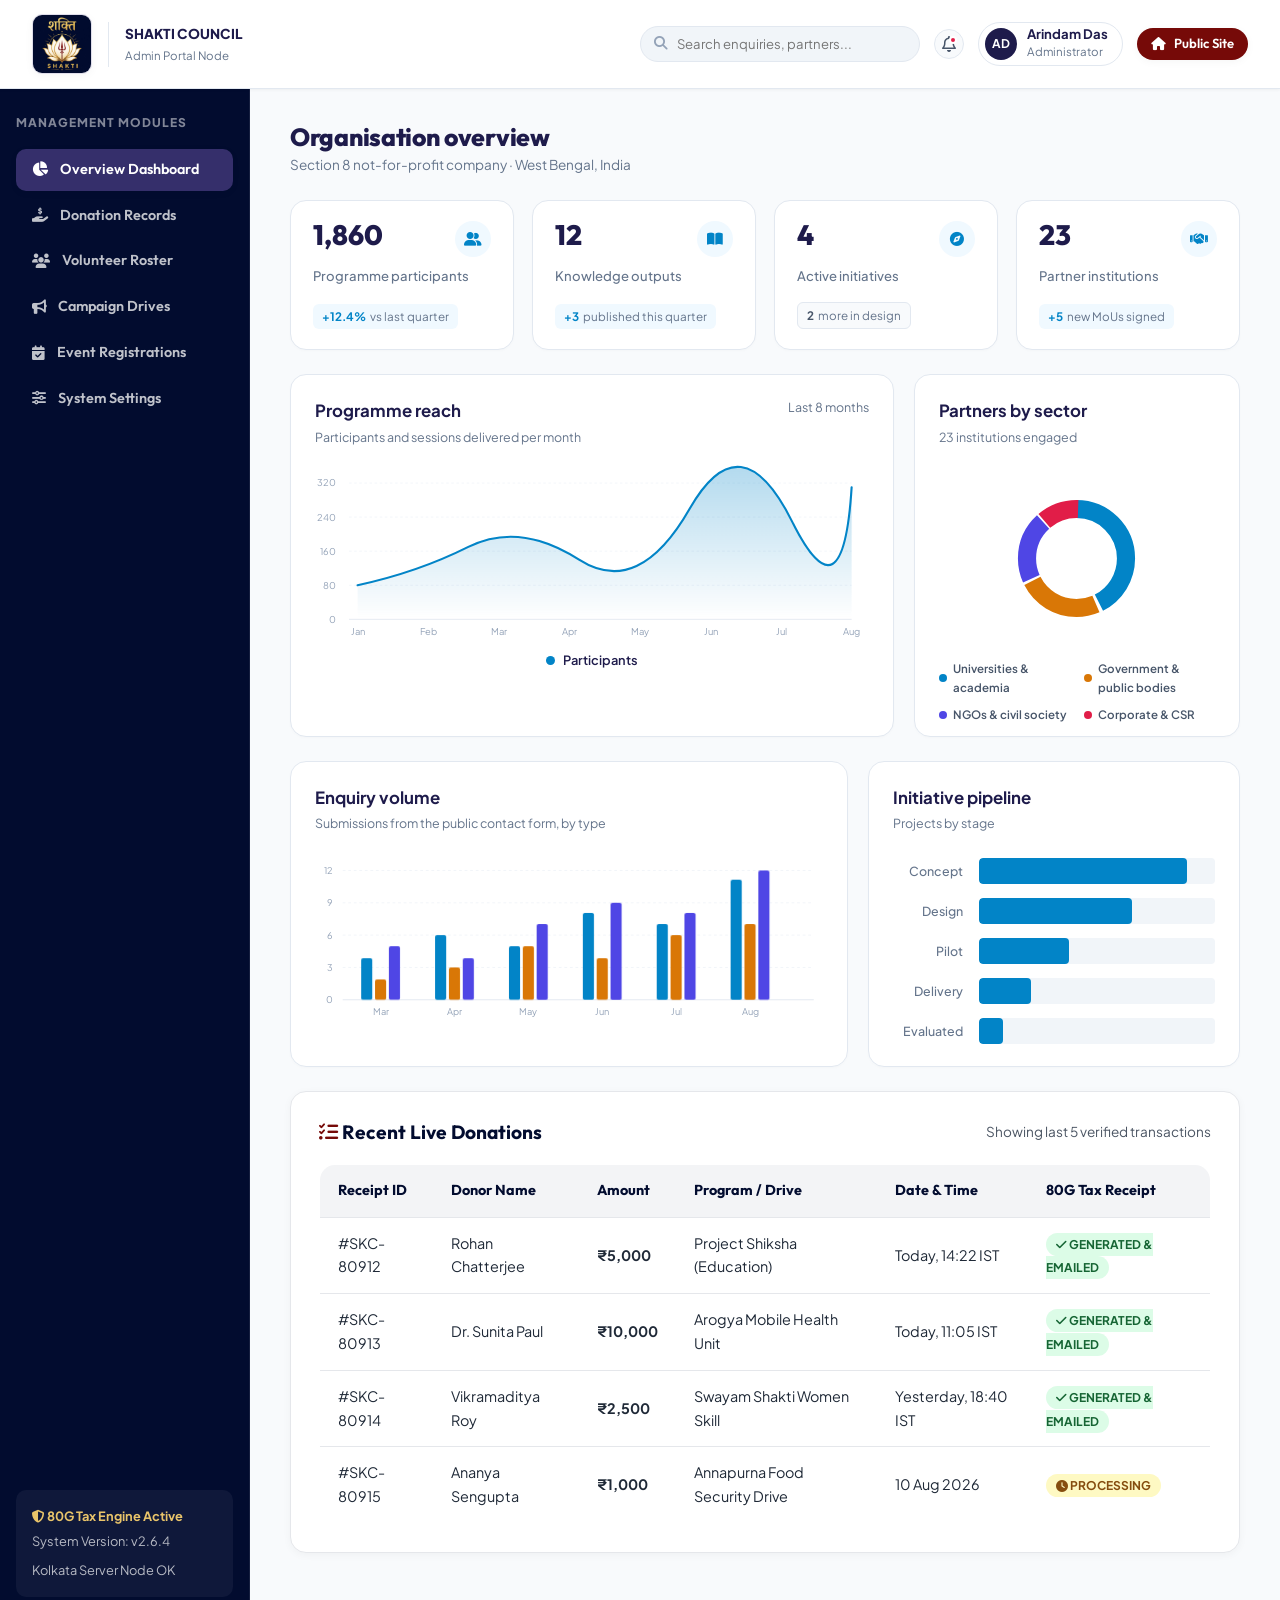
<file: admin.html>
<!DOCTYPE html>
<html lang="en">

<head>
  <meta charset="UTF-8">
  <meta name="viewport" content="width=device-width, initial-scale=1.0">
  <title>Admin Portal | SHAKTI COUNCIL Kolkata</title>
  <meta name="description"
    content="Management & telemetry admin portal for Shakti Council NGO Kolkata. Manage donations, volunteers, and ground campaigns.">

  <!-- Favicon -->
  <link rel="icon" type="image/png" href="logo.png">
  <link rel="alternate icon" href="logo.png" type="image/x-icon">
  <link rel="apple-touch-icon" href="logo.png">

  <link rel="preconnect" href="https://fonts.googleapis.com">
  <link rel="preconnect" href="https://fonts.gstatic.com" crossorigin>
  <link
    href="https://fonts.googleapis.com/css2?family=Outfit:wght@400;500;600;700;800&family=Plus+Jakarta+Sans:wght@400;500;600;700&display=swap"
    rel="stylesheet">

  <!-- FontAwesome Icons -->
  <link rel="stylesheet" href="https://cdnjs.cloudflare.com/ajax/libs/font-awesome/6.4.0/css/all.min.css">

  <!-- Custom Stylesheet -->
  <link rel="stylesheet" href="css/style.css">

  <style>
    /* Dedicated Standalone Admin Page Layout */
    body.admin-body {
      background-color: #f8fafc;
      min-height: 100vh;
      display: flex;
      flex-direction: column;
      font-family: 'Plus Jakarta Sans', sans-serif;
    }

    .admin-page-header {
      background-color: #ffffff;
      color: #0f172a;
      padding: 14px 32px;
      display: flex;
      align-items: center;
      justify-content: space-between;
      box-shadow: 0 1px 3px rgba(0, 0, 0, 0.05);
      border-bottom: 1px solid #e2e8f0;
      position: sticky;
      top: 0;
      z-index: 100;
    }

    .admin-page-wrapper {
      display: flex;
      flex-grow: 1;
      min-height: calc(100vh - 70px);
    }

    .admin-sidebar-nav-standalone {
      width: 250px;
      background-color: var(--primary-dark);
      color: var(--text-white);
      padding: 24px 16px;
      display: flex;
      flex-direction: column;
      justify-content: space-between;
      flex-shrink: 0;
      border-right: 1px solid rgba(255, 255, 255, 0.08);
    }

    .admin-standalone-content {
      flex-grow: 1;
      padding: 32px 40px;
      background-color: #f8fafc;
      overflow-y: auto;
    }

    .admin-nav-btn {
      padding: 9px 16px;
      border-radius: var(--radius-sm);
      color: rgba(255, 255, 255, 0.75);
      font-family: var(--font-heading);
      font-weight: 600;
      font-size: 0.9rem;
      display: flex;
      align-items: center;
      gap: 12px;
      cursor: pointer;
      transition: all 0.2s ease;
      margin-bottom: 4px;
    }

    .admin-nav-btn:hover,
    .admin-nav-btn.active {
      background-color: var(--primary);
      color: var(--text-white);
      box-shadow: var(--shadow-sm);
    }

    /* SaaS Dashboard Layout Styles (Matching Reference Mockup) */
    .saas-dashboard-header {
      display: flex;
      align-items: flex-start;
      justify-content: space-between;
      margin-bottom: 24px;
      flex-wrap: wrap;
      gap: 16px;
    }

    .saas-title-group h1 {
      font-size: 1.55rem;
      font-weight: 800;
      color: #1e1b4b;
      margin-bottom: 2px;
      letter-spacing: -0.3px;
    }

    .saas-title-group p {
      font-size: 0.85rem;
      color: #64748b;
    }

    .saas-header-actions {
      display: flex;
      align-items: center;
      gap: 14px;
    }

    .saas-search-input-wrap {
      position: relative;
      width: 280px;
    }

    .saas-search-input-wrap i {
      position: absolute;
      left: 14px;
      top: 50%;
      transform: translateY(-50%);
      color: #94a3b8;
      font-size: 0.85rem;
    }

    .saas-search-input {
      width: 100%;
      padding: 6px 16px 6px 36px;
      background-color: #f1f5f9;
      border: 1px solid #e2e8f0;
      border-radius: var(--radius-full);
      font-size: 0.82rem;
      color: #334155;
      transition: all 0.2s ease;
    }

    .saas-search-input:focus {
      background-color: #ffffff;
      border-color: #0284c7;
      box-shadow: 0 0 0 3px rgba(2, 132, 199, 0.12);
    }

    .saas-icon-btn {
      width: 30px;
      height: 30px;
      border-radius: 50%;
      background-color: #f8fafc;
      border: 1px solid #e2e8f0;
      display: flex;
      align-items: center;
      justify-content: center;
      color: #475569;
      position: relative;
      cursor: pointer;
      transition: all 0.2s ease;
    }

    .saas-icon-btn:hover {
      background-color: #ffffff;
      color: #0284c7;
    }

    .saas-notif-dot {
      position: absolute;
      top: 6px;
      right: 6px;
      width: 8px;
      height: 8px;
      background-color: #e11d48;
      border-radius: 50%;
      border: 2px solid #ffffff;
    }

    .saas-user-pill {
      display: flex;
      align-items: center;
      gap: 10px;
      background-color: #ffffff;
      padding: 4px 14px 4px 6px;
      border-radius: var(--radius-full);
      border: 1px solid #e2e8f0;
    }

    .saas-avatar-circle {
      width: 32px;
      height: 32px;
      border-radius: 50%;
      background-color: #1e1b4b;
      color: #ffffff;
      font-weight: 700;
      font-size: 0.75rem;
      display: flex;
      align-items: center;
      justify-content: center;
    }

    .saas-user-name {
      font-size: 0.82rem;
      font-weight: 700;
      color: #1e1b4b;
      line-height: 1.1;
    }

    .saas-user-role {
      font-size: 0.72rem;
      color: #64748b;
    }

    /* SaaS Dashboard Metric Grid Cards */
    .saas-metrics-grid {
      display: grid;
      grid-template-columns: repeat(4, 1fr);
      gap: 18px;
      margin-bottom: 24px;
    }

    .saas-metric-card {
      background-color: #ffffff;
      border-radius: 16px;
      padding: 20px 22px;
      border: 1px solid #e2e8f0;
      box-shadow: 0 1px 3px rgba(0, 0, 0, 0.02);
      display: flex;
      flex-direction: column;
      justify-content: space-between;
      min-height: 118px;
      transition: transform 0.2s ease, box-shadow 0.2s ease;
    }

    .saas-metric-card:hover {
      transform: translateY(-2px);
      box-shadow: 0 8px 20px rgba(0, 0, 0, 0.04);
    }

    .saas-metric-top {
      display: flex;
      align-items: flex-start;
      justify-content: space-between;
      margin-bottom: 8px;
    }

    .saas-metric-val {
      font-family: var(--font-heading);
      font-size: 1.75rem;
      font-weight: 800;
      color: #1e1b4b;
      line-height: 1;
      margin-bottom: 4px;
    }

    .saas-metric-label {
      font-size: 0.82rem;
      color: #64748b;
      font-weight: 500;
    }

    .saas-metric-icon-circle {
      width: 36px;
      height: 36px;
      border-radius: 50%;
      background-color: #f0f9ff;
      color: #0284c7;
      display: flex;
      align-items: center;
      justify-content: center;
      font-size: 14px;
      flex-shrink: 0;
    }

    .saas-pill-badge {
      display: inline-flex;
      align-items: center;
      gap: 4px;
      padding: 3px 9px;
      border-radius: 6px;
      font-size: 0.73rem;
      font-weight: 700;
      background-color: #f0f9ff;
      color: #0284c7;
    }

    .saas-pill-badge.subtle {
      background-color: #f8fafc;
      color: #475569;
      border: 1px solid #e2e8f0;
    }

    /* Grid Layout for Dashboard Charts */
    .saas-charts-grid-middle {
      display: grid;
      grid-template-columns: 1.85fr 1fr;
      gap: 20px;
      margin-bottom: 24px;
    }

    .saas-charts-grid-bottom {
      display: grid;
      grid-template-columns: 1.5fr 1fr;
      gap: 20px;
      margin-bottom: 24px;
    }

    .saas-card-panel {
      background-color: #ffffff;
      border-radius: 16px;
      padding: 22px 24px;
      border: 1px solid #e2e8f0;
      box-shadow: 0 1px 3px rgba(0, 0, 0, 0.02);
    }

    .saas-panel-header {
      display: flex;
      align-items: flex-start;
      justify-content: space-between;
      margin-bottom: 18px;
    }

    .saas-panel-title {
      font-size: 1.05rem;
      font-weight: 700;
      color: #1e1b4b;
      margin-bottom: 2px;
    }

    .saas-panel-sub {
      font-size: 0.78rem;
      color: #64748b;
    }

    .saas-panel-action {
      font-size: 0.78rem;
      color: #64748b;
      cursor: pointer;
    }

    /* HIGH-PERFORMANCE SMOOTH ON-LOAD ANIMATIONS FOR CHARTS */
    .animate-line-path {
      stroke-dasharray: 800;
      stroke-dashoffset: 800;
      animation: lineDraw 1.8s cubic-bezier(0.16, 1, 0.3, 1) forwards;
    }

    @keyframes lineDraw {
      to {
        stroke-dashoffset: 0;
      }
    }

    .animate-area-fill {
      opacity: 0;
      animation: areaFadeIn 1.2s ease-out 0.4s forwards;
    }

    @keyframes areaFadeIn {
      0% {
        opacity: 0;
        transform: translateY(8px);
      }
      100% {
        opacity: 1;
        transform: translateY(0);
      }
    }

    /* Donut Pie Chart Spin & Arc Segment Growth */
    .animate-donut-svg {
      transform-origin: center;
      animation: donutPopSpin 1.4s cubic-bezier(0.16, 1, 0.3, 1) forwards;
    }

    @keyframes donutPopSpin {
      0% {
        transform: scale(0.6) rotate(-90deg);
        opacity: 0;
      }
      100% {
        transform: scale(1) rotate(0deg);
        opacity: 1;
      }
    }

    /* Grouped Vertical Bar Growth Animation */
    .animate-bar {
      transform-origin: bottom;
      animation: barGrowUp 1.2s cubic-bezier(0.16, 1, 0.3, 1) forwards;
    }

    @keyframes barGrowUp {
      0% {
        transform: scaleY(0);
        opacity: 0;
      }
      100% {
        transform: scaleY(1);
        opacity: 1;
      }
    }

    /* Horizontal Pipeline Progress Bar Animation */
    .animate-pipeline-bar {
      transform-origin: left;
      animation: barGrowRight 1.2s cubic-bezier(0.16, 1, 0.3, 1) forwards;
    }

    @keyframes barGrowRight {
      0% {
        transform: scaleX(0);
        opacity: 0;
      }
      100% {
        transform: scaleX(1);
        opacity: 1;
      }
    }

    /* TABLET & MOBILE RESPONSIVE ADAPTATIONS (992px-768px & 480px-360px) */
    @media (max-width: 992px) {
      .admin-page-header {
        padding: 12px 18px;
        flex-wrap: wrap;
        gap: 12px;
      }

      .saas-header-actions {
        width: 100%;
        justify-content: space-between;
        order: 2;
      }

      .saas-search-input-wrap {
        flex-grow: 1;
        width: auto;
      }

      .admin-page-wrapper {
        flex-direction: column;
      }

      .admin-sidebar-nav-standalone {
        width: 100%;
        padding: 10px 14px;
        flex-direction: row;
        overflow-x: auto;
        border-right: none;
        border-bottom: 1px solid #e2e8f0;
        -webkit-overflow-scrolling: touch;
      }

      .admin-sidebar-nav-standalone>div:first-child {
        display: flex;
        align-items: center;
        gap: 8px;
      }

      .admin-sidebar-nav-standalone>div:last-child {
        display: none;
      }

      .admin-nav-btn {
        margin-bottom: 0;
        white-space: nowrap;
        flex-shrink: 0;
        padding: 8px 14px;
        font-size: 0.85rem;
      }

      .admin-standalone-content {
        padding: 24px 18px;
      }

      .saas-metrics-grid {
        grid-template-columns: repeat(2, 1fr);
        gap: 14px;
      }

      .saas-charts-grid-middle,
      .saas-charts-grid-bottom {
        grid-template-columns: 1fr;
        gap: 16px;
      }
    }

    @media (max-width: 600px) {
      .saas-metrics-grid {
        grid-template-columns: 1fr;
      }

      .saas-dashboard-header {
        flex-direction: column;
        align-items: flex-start;
      }

      .saas-title-group h1 {
        font-size: 1.3rem;
      }

      .saas-metric-val {
        font-size: 1.5rem;
      }

      .saas-user-info {
        display: none;
      }

      .saas-card-panel {
        padding: 16px 14px;
      }
    }

    @media (max-width: 480px) {
      .admin-page-header {
        padding: 10px 12px;
      }

      .saas-search-input-wrap {
        width: 100%;
      }

      .saas-user-pill {
        padding: 2px 6px;
      }

      .admin-standalone-content {
        padding: 16px 10px;
      }

      .saas-pill-badge {
        font-size: 0.68rem;
      }

      .admin-table {
        font-size: 0.8rem;
      }
    }
  </style>
</head>

<body class="admin-body">

  <!-- STANDALONE ADMIN TOP HEADER BAR -->
  <header class="admin-page-header">
    <div style="display: flex; align-items: center; gap: 16px;">
      <a href="index.html" class="brand-logo" aria-label="Shakti Council Home">
        <img src="logo.png" alt="Shakti Council" class="brand-img" style="height: 60px; width: 60px;">
      </a>
      <div style="height: 45px; width: 1px; background-color: #e2e8f0;"></div>
      <div>
        <div style="font-size: 0.85rem; font-weight: 800; color: #1e1b4b;">SHAKTI COUNCIL</div>
        <div style="font-size: 0.72rem; color: #64748b;">Admin Portal Node</div>
      </div>
    </div>

    <!-- RIGHT ACTION BAR WITH SEARCH, NOTIFICATIONS, USER PILL AND BACK BUTTON -->
    <div class="saas-header-actions">
      <div class="saas-search-input-wrap">
        <i class="fa-solid fa-magnifying-glass"></i>
        <input type="text" class="saas-search-input" placeholder="Search enquiries, partners...">
      </div>

      <button class="saas-icon-btn" aria-label="Notifications">
        <i class="fa-regular fa-bell"></i>
        <span class="saas-notif-dot"></span>
      </button>

      <div class="saas-user-pill">
        <div class="saas-avatar-circle">AD</div>
        <div>
          <div class="saas-user-name">Arindam Das</div>
          <div class="saas-user-role">Administrator</div>
        </div>
      </div>

      <a href="index.html" class="btn btn-primary btn-sm" style="padding: 5px 14px; font-size: 0.82rem;">
        <i class="fa-solid fa-house"></i> Public Site
      </a>
    </div>
  </header>

  <div class="admin-page-wrapper">
    <!-- SIDEBAR NAVIGATION -->
    <aside class="admin-sidebar-nav-standalone">
      <div>
        <div
          style="font-size: 0.75rem; font-weight: 800; color: rgba(255,255,255,0.5); letter-spacing: 1px; margin-bottom: 16px; text-transform: uppercase;">
          MANAGEMENT MODULES
        </div>

        <div class="admin-nav-btn active" data-tab="tab-overview">
          <i class="fa-solid fa-chart-pie"></i> Overview Dashboard
        </div>
        <div class="admin-nav-btn" data-tab="tab-donations">
          <i class="fa-solid fa-hand-holding-dollar"></i> Donation Records
        </div>
        <div class="admin-nav-btn" data-tab="tab-volunteers">
          <i class="fa-solid fa-users"></i> Volunteer Roster
        </div>
        <div class="admin-nav-btn" data-tab="tab-campaigns">
          <i class="fa-solid fa-bullhorn"></i> Campaign Drives
        </div>
        <div class="admin-nav-btn" data-tab="tab-events">
          <i class="fa-solid fa-calendar-check"></i> Event Registrations
        </div>
        <div class="admin-nav-btn" data-tab="tab-settings">
          <i class="fa-solid fa-sliders"></i> System Settings
        </div>
      </div>

      <div
        style="background-color: rgba(255,255,255,0.05); padding: 16px; border-radius: var(--radius-sm); font-size: 0.8rem; color: rgba(255,255,255,0.7);">
        <div style="color: var(--gold); font-weight: 700; margin-bottom: 4px;"><i class="fa-solid fa-shield-halved"></i>
          80G Tax Engine Active</div>
        <div>System Version: v2.6.4</div>
        <div style="margin-top: 8px;">Kolkata Server Node OK</div>
      </div>
    </aside>

    <!-- MAIN DASHBOARD CONTENT -->
    <main class="admin-standalone-content">

      <!-- TAB 1: OVERVIEW DASHBOARD (EXACT SAAS MOCKUP IMPLEMENTATION) -->
      <div class="admin-tab-content" id="tab-overview">

        <!-- Dashboard Top Header Bar -->
        <div class="saas-dashboard-header">
          <div class="saas-title-group">
            <h1>Organisation overview</h1>
            <p>Section 8 not-for-profit company · West Bengal, India</p>
          </div>
        </div>

        <!-- Metric Summary Cards (4 Cards Grid) -->
        <div class="saas-metrics-grid">
          <!-- Card 1 -->
          <div class="saas-metric-card">
            <div>
              <div class="saas-metric-top">
                <div class="saas-metric-val">1,860</div>
                <div class="saas-metric-icon-circle"><i class="fa-solid fa-user-group"></i></div>
              </div>
              <div class="saas-metric-label">Programme participants</div>
            </div>
            <div style="margin-top: 14px;">
              <span class="saas-pill-badge">+12.4% <span style="font-weight: 400; color: #64748b;">vs last
                  quarter</span></span>
            </div>
          </div>

          <!-- Card 2 -->
          <div class="saas-metric-card">
            <div>
              <div class="saas-metric-top">
                <div class="saas-metric-val">12</div>
                <div class="saas-metric-icon-circle"><i class="fa-solid fa-book-open"></i></div>
              </div>
              <div class="saas-metric-label">Knowledge outputs</div>
            </div>
            <div style="margin-top: 14px;">
              <span class="saas-pill-badge">+3 <span style="font-weight: 400; color: #64748b;">published this
                  quarter</span></span>
            </div>
          </div>

          <!-- Card 3 -->
          <div class="saas-metric-card">
            <div>
              <div class="saas-metric-top">
                <div class="saas-metric-val">4</div>
                <div class="saas-metric-icon-circle"><i class="fa-solid fa-compass"></i></div>
              </div>
              <div class="saas-metric-label">Active initiatives</div>
            </div>
            <div style="margin-top: 14px;">
              <span class="saas-pill-badge subtle">2 <span style="font-weight: 400; color: #64748b;">more in
                  design</span></span>
            </div>
          </div>

          <!-- Card 4 -->
          <div class="saas-metric-card">
            <div>
              <div class="saas-metric-top">
                <div class="saas-metric-val">23</div>
                <div class="saas-metric-icon-circle"><i class="fa-solid fa-handshake"></i></div>
              </div>
              <div class="saas-metric-label">Partner institutions</div>
            </div>
            <div style="margin-top: 14px;">
              <span class="saas-pill-badge">+5 <span style="font-weight: 400; color: #64748b;">new MoUs
                  signed</span></span>
            </div>
          </div>
        </div>

        <!-- Middle Row Charts Grid: Programme reach & Partners by sector -->
        <div class="saas-charts-grid-middle">

          <!-- Chart 1: Programme reach (SVG Smooth Area Chart) -->
          <div class="saas-card-panel">
            <div class="saas-panel-header">
              <div>
                <div class="saas-panel-title">Programme reach</div>
                <div class="saas-panel-sub">Participants and sessions delivered per month</div>
              </div>
              <div class="saas-panel-action">Last 8 months</div>
            </div>

            <div class="chart-container-wrap">
              <svg viewBox="0 0 650 200" style="width: 100%; height: auto; overflow: visible;">
                <defs>
                  <linearGradient id="areaGradient" x1="0" y1="0" x2="0" y2="1">
                    <stop offset="0%" stop-color="#0284c7" stop-opacity="0.3" />
                    <stop offset="100%" stop-color="#0284c7" stop-opacity="0.0" />
                  </linearGradient>
                </defs>

                <!-- Grid Lines -->
                <line x1="40" y1="20" x2="630" y2="20" stroke="#f1f5f9" stroke-dasharray="3,3" />
                <line x1="40" y1="60" x2="630" y2="60" stroke="#f1f5f9" stroke-dasharray="3,3" />
                <line x1="40" y1="100" x2="630" y2="100" stroke="#f1f5f9" stroke-dasharray="3,3" />
                <line x1="40" y1="140" x2="630" y2="140" stroke="#f1f5f9" stroke-dasharray="3,3" />
                <line x1="40" y1="180" x2="630" y2="180" stroke="#e2e8f0" />

                <!-- Y-Axis Labels -->
                <text x="25" y="24" fill="#94a3b8" font-size="11" text-anchor="end">320</text>
                <text x="25" y="64" fill="#94a3b8" font-size="11" text-anchor="end">240</text>
                <text x="25" y="104" fill="#94a3b8" font-size="11" text-anchor="end">160</text>
                <text x="25" y="144" fill="#94a3b8" font-size="11" text-anchor="end">80</text>
                <text x="25" y="184" fill="#94a3b8" font-size="11" text-anchor="end">0</text>

                <!-- Smooth Area Gradient Fill -->
                <path class="animate-area-fill" d="M 50,140 Q 120,125 180,95 T 310,110 T 440,50 T 560,65 T 630,25 L 630,180 L 50,180 Z"
                  fill="url(#areaGradient)" />

                <!-- Smooth Spline Stroke Line -->
                <path class="animate-line-path" d="M 50,140 Q 120,125 180,95 T 310,110 T 440,50 T 560,65 T 630,25" fill="none" stroke="#0284c7"
                  stroke-width="2.5" stroke-linecap="round" />

                <!-- X-Axis Labels -->
                <text x="50" y="198" fill="#94a3b8" font-size="11" text-anchor="middle">Jan</text>
                <text x="133" y="198" fill="#94a3b8" font-size="11" text-anchor="middle">Feb</text>
                <text x="216" y="198" fill="#94a3b8" font-size="11" text-anchor="middle">Mar</text>
                <text x="299" y="198" fill="#94a3b8" font-size="11" text-anchor="middle">Apr</text>
                <text x="382" y="198" fill="#94a3b8" font-size="11" text-anchor="middle">May</text>
                <text x="465" y="198" fill="#94a3b8" font-size="11" text-anchor="middle">Jun</text>
                <text x="548" y="198" fill="#94a3b8" font-size="11" text-anchor="middle">Jul</text>
                <text x="630" y="198" fill="#94a3b8" font-size="11" text-anchor="middle">Aug</text>
              </svg>

              <div
                style="display: flex; justify-content: center; align-items: center; gap: 8px; margin-top: 14px; font-size: 0.8rem; font-weight: 600; color: #1e1b4b;">
                <span
                  style="display: inline-block; width: 9px; height: 9px; border-radius: 50%; background: #0284c7;"></span>
                Participants
              </div>
            </div>
          </div>

          <!-- Chart 2: Partners by sector (SVG Donut Chart) -->
          <div class="saas-card-panel">
            <div class="saas-panel-header">
              <div>
                <div class="saas-panel-title">Partners by sector</div>
                <div class="saas-panel-sub">23 institutions engaged</div>
              </div>
            </div>

            <div
              style="display: flex; flex-direction: column; align-items: center; justify-content: center; height: 85%;">
              <svg class="animate-donut-svg" viewBox="0 0 200 200" style="width: 165px; height: 165px;">
                <!-- Ring segments -->
                <circle cx="100" cy="100" r="60" fill="none" stroke="#0284c7" stroke-width="22"
                  stroke-dasharray="160 217" stroke-dashoffset="0" transform="rotate(-90 100 100)" />
                <circle cx="100" cy="100" r="60" fill="none" stroke="#d97706" stroke-width="22"
                  stroke-dasharray="90 287" stroke-dashoffset="-164" transform="rotate(-90 100 100)" />
                <circle cx="100" cy="100" r="60" fill="none" stroke="#4f46e5" stroke-width="22"
                  stroke-dasharray="75 302" stroke-dashoffset="-257" transform="rotate(-90 100 100)" />
                <circle cx="100" cy="100" r="60" fill="none" stroke="#e11d48" stroke-width="22"
                  stroke-dasharray="45 332" stroke-dashoffset="-334" transform="rotate(-90 100 100)" />
              </svg>

              <!-- Donut Chart Legend Grid -->
              <div
                style="margin-top: 18px; display: grid; grid-template-columns: 1fr 1fr; gap: 8px 14px; font-size: 0.72rem; font-weight: 600; color: #475569;">
                <div style="display: flex; align-items: center; gap: 6px;">
                  <span
                    style="width: 8px; height: 8px; border-radius: 50%; background: #0284c7; flex-shrink: 0;"></span>
                  Universities & academia
                </div>
                <div style="display: flex; align-items: center; gap: 6px;">
                  <span
                    style="width: 8px; height: 8px; border-radius: 50%; background: #d97706; flex-shrink: 0;"></span>
                  Government & public bodies
                </div>
                <div style="display: flex; align-items: center; gap: 6px;">
                  <span
                    style="width: 8px; height: 8px; border-radius: 50%; background: #4f46e5; flex-shrink: 0;"></span>
                  NGOs & civil society
                </div>
                <div style="display: flex; align-items: center; gap: 6px;">
                  <span
                    style="width: 8px; height: 8px; border-radius: 50%; background: #e11d48; flex-shrink: 0;"></span>
                  Corporate & CSR
                </div>
              </div>
            </div>
          </div>
        </div>

        <!-- Bottom Row Charts Grid: Enquiry volume & Initiative pipeline -->
        <div class="saas-charts-grid-bottom">

          <!-- Chart 3: Enquiry volume (SVG Grouped Bar Chart) -->
          <div class="saas-card-panel">
            <div class="saas-panel-header">
              <div>
                <div class="saas-panel-title">Enquiry volume</div>
                <div class="saas-panel-sub">Submissions from the public contact form, by type</div>
              </div>
            </div>

            <div class="chart-container-wrap">
              <svg viewBox="0 0 550 180" style="width: 100%; height: auto;">
                <!-- Dashed horizontal grid lines -->
                <line x1="30" y1="20" x2="540" y2="20" stroke="#f1f5f9" stroke-dasharray="3,3" />
                <line x1="30" y1="55" x2="540" y2="55" stroke="#f1f5f9" stroke-dasharray="3,3" />
                <line x1="30" y1="90" x2="540" y2="90" stroke="#f1f5f9" stroke-dasharray="3,3" />
                <line x1="30" y1="125" x2="540" y2="125" stroke="#f1f5f9" stroke-dasharray="3,3" />
                <line x1="30" y1="160" x2="540" y2="160" stroke="#e2e8f0" />

                <!-- Y Axis -->
                <text x="20" y="24" fill="#94a3b8" font-size="10" text-anchor="end">12</text>
                <text x="20" y="59" fill="#94a3b8" font-size="10" text-anchor="end">9</text>
                <text x="20" y="94" fill="#94a3b8" font-size="10" text-anchor="end">6</text>
                <text x="20" y="129" fill="#94a3b8" font-size="10" text-anchor="end">3</text>
                <text x="20" y="164" fill="#94a3b8" font-size="10" text-anchor="end">0</text>

                <!-- Month 1: Mar -->
                <rect class="animate-bar" style="animation-delay: 0.05s;" x="50" y="115" width="12" height="45" rx="2" fill="#0284c7" />
                <rect class="animate-bar" style="animation-delay: 0.1s;" x="65" y="138" width="12" height="22" rx="2" fill="#d97706" />
                <rect class="animate-bar" style="animation-delay: 0.15s;" x="80" y="102" width="12" height="58" rx="2" fill="#4f46e5" />
                <text x="71" y="176" fill="#94a3b8" font-size="10" text-anchor="middle">Mar</text>

                <!-- Month 2: Apr -->
                <rect class="animate-bar" style="animation-delay: 0.2s;" x="130" y="90" width="12" height="70" rx="2" fill="#0284c7" />
                <rect class="animate-bar" style="animation-delay: 0.25s;" x="145" y="125" width="12" height="35" rx="2" fill="#d97706" />
                <rect class="animate-bar" style="animation-delay: 0.3s;" x="160" y="115" width="12" height="45" rx="2" fill="#4f46e5" />
                <text x="151" y="176" fill="#94a3b8" font-size="10" text-anchor="middle">Apr</text>

                <!-- Month 3: May -->
                <rect class="animate-bar" style="animation-delay: 0.35s;" x="210" y="102" width="12" height="58" rx="2" fill="#0284c7" />
                <rect class="animate-bar" style="animation-delay: 0.4s;" x="225" y="102" width="12" height="58" rx="2" fill="#d97706" />
                <rect class="animate-bar" style="animation-delay: 0.45s;" x="240" y="78" width="12" height="82" rx="2" fill="#4f46e5" />
                <text x="231" y="176" fill="#94a3b8" font-size="10" text-anchor="middle">May</text>

                <!-- Month 4: Jun -->
                <rect class="animate-bar" style="animation-delay: 0.5s;" x="290" y="66" width="12" height="94" rx="2" fill="#0284c7" />
                <rect class="animate-bar" style="animation-delay: 0.55s;" x="305" y="115" width="12" height="45" rx="2" fill="#d97706" />
                <rect class="animate-bar" style="animation-delay: 0.6s;" x="320" y="55" width="12" height="105" rx="2" fill="#4f46e5" />
                <text x="311" y="176" fill="#94a3b8" font-size="10" text-anchor="middle">Jun</text>

                <!-- Month 5: Jul -->
                <rect class="animate-bar" style="animation-delay: 0.65s;" x="370" y="78" width="12" height="82" rx="2" fill="#0284c7" />
                <rect class="animate-bar" style="animation-delay: 0.7s;" x="385" y="90" width="12" height="70" rx="2" fill="#d97706" />
                <rect class="animate-bar" style="animation-delay: 0.75s;" x="400" y="66" width="12" height="94" rx="2" fill="#4f46e5" />
                <text x="391" y="176" fill="#94a3b8" font-size="10" text-anchor="middle">Jul</text>

                <!-- Month 6: Aug -->
                <rect class="animate-bar" style="animation-delay: 0.8s;" x="450" y="30" width="12" height="130" rx="2" fill="#0284c7" />
                <rect class="animate-bar" style="animation-delay: 0.85s;" x="465" y="78" width="12" height="82" rx="2" fill="#d97706" />
                <rect class="animate-bar" style="animation-delay: 0.9s;" x="480" y="20" width="12" height="140" rx="2" fill="#4f46e5" />
                <text x="471" y="176" fill="#94a3b8" font-size="10" text-anchor="middle">Aug</text>
              </svg>
            </div>
          </div>

          <!-- Chart 4: Initiative pipeline (Horizontal Bars) -->
          <div class="saas-card-panel">
            <div class="saas-panel-header">
              <div>
                <div class="saas-panel-title">Initiative pipeline</div>
                <div class="saas-panel-sub">Projects by stage</div>
              </div>
            </div>

            <div style="display: flex; flex-direction: column; gap: 14px; padding-top: 6px;">
              <!-- Stage 1 -->
              <div style="display: flex; align-items: center; gap: 16px;">
                <div style="width: 70px; text-align: right; font-size: 0.78rem; font-weight: 500; color: #64748b;">
                  Concept</div>
                <div style="flex-grow: 1; background: #f1f5f9; height: 26px; border-radius: 4px; overflow: hidden;">
                  <div class="animate-pipeline-bar" style="width: 88%; background: #0284c7; height: 100%; border-radius: 4px; animation-delay: 0.1s;"></div>
                </div>
              </div>
              <!-- Stage 2 -->
              <div style="display: flex; align-items: center; gap: 16px;">
                <div style="width: 70px; text-align: right; font-size: 0.78rem; font-weight: 500; color: #64748b;">
                  Design</div>
                <div style="flex-grow: 1; background: #f1f5f9; height: 26px; border-radius: 4px; overflow: hidden;">
                  <div class="animate-pipeline-bar" style="width: 65%; background: #0284c7; height: 100%; border-radius: 4px; animation-delay: 0.25s;"></div>
                </div>
              </div>
              <!-- Stage 3 -->
              <div style="display: flex; align-items: center; gap: 16px;">
                <div style="width: 70px; text-align: right; font-size: 0.78rem; font-weight: 500; color: #64748b;">Pilot
                </div>
                <div style="flex-grow: 1; background: #f1f5f9; height: 26px; border-radius: 4px; overflow: hidden;">
                  <div class="animate-pipeline-bar" style="width: 38%; background: #0284c7; height: 100%; border-radius: 4px; animation-delay: 0.4s;"></div>
                </div>
              </div>
              <!-- Stage 4 -->
              <div style="display: flex; align-items: center; gap: 16px;">
                <div style="width: 70px; text-align: right; font-size: 0.78rem; font-weight: 500; color: #64748b;">
                  Delivery</div>
                <div style="flex-grow: 1; background: #f1f5f9; height: 26px; border-radius: 4px; overflow: hidden;">
                  <div class="animate-pipeline-bar" style="width: 22%; background: #0284c7; height: 100%; border-radius: 4px; animation-delay: 0.55s;"></div>
                </div>
              </div>
              <!-- Stage 5 -->
              <div style="display: flex; align-items: center; gap: 16px;">
                <div style="width: 70px; text-align: right; font-size: 0.78rem; font-weight: 500; color: #64748b;">
                  Evaluated</div>
                <div style="flex-grow: 1; background: #f1f5f9; height: 26px; border-radius: 4px; overflow: hidden;">
                  <div class="animate-pipeline-bar" style="width: 10%; background: #0284c7; height: 100%; border-radius: 4px; animation-delay: 0.7s;"></div>
                </div>
              </div>
            </div>
          </div>
        </div>

        <!-- Recent Transactions Table -->
        <div
          style="background-color: var(--bg-surface); border-radius: var(--radius-md); padding: 28px; border: 1px solid var(--border-color); box-shadow: var(--shadow-sm); margin-bottom: 36px;">
          <div style="display: flex; align-items: center; justify-content: space-between; margin-bottom: 20px;">
            <h3 style="font-size: 1.2rem; color: var(--primary-dark);"><i class="fa-solid fa-list-check"
                style="color: var(--accent);"></i> Recent Live Donations</h3>
            <span style="font-size: 0.85rem; color: var(--text-muted);">Showing last 5 verified transactions</span>
          </div>

          <table class="admin-table">
            <thead>
              <tr>
                <th>Receipt ID</th>
                <th>Donor Name</th>
                <th>Amount</th>
                <th>Program / Drive</th>
                <th>Date & Time</th>
                <th>80G Tax Receipt</th>
              </tr>
            </thead>
            <tbody>
              <tr>
                <td>#SKC-80912</td>
                <td>Rohan Chatterjee</td>
                <td><strong>₹5,000</strong></td>
                <td>Project Shiksha (Education)</td>
                <td>Today, 14:22 IST</td>
                <td><span class="badge-status success"><i class="fa-solid fa-check"></i> Generated & Emailed</span></td>
              </tr>
              <tr>
                <td>#SKC-80913</td>
                <td>Dr. Sunita Paul</td>
                <td><strong>₹10,000</strong></td>
                <td>Arogya Mobile Health Unit</td>
                <td>Today, 11:05 IST</td>
                <td><span class="badge-status success"><i class="fa-solid fa-check"></i> Generated & Emailed</span></td>
              </tr>
              <tr>
                <td>#SKC-80914</td>
                <td>Vikramaditya Roy</td>
                <td><strong>₹2,500</strong></td>
                <td>Swayam Shakti Women Skill</td>
                <td>Yesterday, 18:40 IST</td>
                <td><span class="badge-status success"><i class="fa-solid fa-check"></i> Generated & Emailed</span></td>
              </tr>
              <tr>
                <td>#SKC-80915</td>
                <td>Ananya Sengupta</td>
                <td><strong>₹1,000</strong></td>
                <td>Annapurna Food Security Drive</td>
                <td>10 Aug 2026</td>
                <td><span class="badge-status pending"><i class="fa-solid fa-clock"></i> Processing</span></td>
              </tr>
            </tbody>
          </table>
        </div>
      </div>

      <!-- TAB 2: DONATION RECORDS -->
      <div class="admin-tab-content" id="tab-donations" style="display: none;">
        <h2 style="font-size: 1.5rem; color: var(--primary-dark); margin-bottom: 20px;">Complete Donation Registry</h2>
        <div
          style="background-color: var(--bg-surface); border-radius: var(--radius-md); padding: 28px; border: 1px solid var(--border-color);">
          <table class="admin-table">
            <thead>
              <tr>
                <th>Transaction ID</th>
                <th>Donor Name</th>
                <th>Email</th>
                <th>Amount</th>
                <th>Frequency</th>
                <th>Action</th>
              </tr>
            </thead>
            <tbody>
              <tr>
                <td>#TXN-90481</td>
                <td>Sourav Ganguly</td>
                <td>s.ganguly@bengal.in</td>
                <td>₹25,000</td>
                <td>One-time</td>
                <td><button class="btn btn-sm btn-outline"
                    onclick="alert('80G Receipt PDF downloaded successfully!')"><i class="fa-solid fa-file-pdf"></i> PDF
                    Receipt</button></td>
              </tr>
              <tr>
                <td>#TXN-90482</td>
                <td>Meenakshi Das</td>
                <td>meenakshi@gmail.com</td>
                <td>₹1,000</td>
                <td>Monthly</td>
                <td><button class="btn btn-sm btn-outline"
                    onclick="alert('80G Receipt PDF downloaded successfully!')"><i class="fa-solid fa-file-pdf"></i> PDF
                    Receipt</button></td>
              </tr>
            </tbody>
          </table>
        </div>
      </div>

      <!-- TAB 3: VOLUNTEERS ROSTER -->
      <div class="admin-tab-content" id="tab-volunteers" style="display: none;">
        <h2 style="font-size: 1.5rem; color: var(--primary-dark); margin-bottom: 20px;">Volunteer Applications & Roster
        </h2>
        <div
          style="background-color: var(--bg-surface); border-radius: var(--radius-md); padding: 28px; border: 1px solid var(--border-color);">
          <table class="admin-table">
            <thead>
              <tr>
                <th>Applicant Name</th>
                <th>Phone</th>
                <th>Domain</th>
                <th>Status</th>
                <th>Verification</th>
              </tr>
            </thead>
            <tbody>
              <tr>
                <td>Arpan Sarkar</td>
                <td>+91 98301 22345</td>
                <td>Child Education / Teaching</td>
                <td><span class="badge-status pending">Pending Review</span></td>
                <td><button class="btn btn-sm btn-primary"
                    onclick="this.textContent='Approved'; this.style.backgroundColor='#166534';">Approve
                    Volunteer</button></td>
              </tr>
              <tr>
                <td>Sneha Sen</td>
                <td>+91 98309 88765</td>
                <td>Healthcare Mobile Clinic</td>
                <td><span class="badge-status success">Active Volunteer</span></td>
                <td><button class="btn btn-sm btn-outline">View Profile</button></td>
              </tr>
            </tbody>
          </table>
        </div>
      </div>

      <!-- TAB 4: CAMPAIGN DRIVES -->
      <div class="admin-tab-content" id="tab-campaigns" style="display: none;">
        <h2 style="font-size: 1.5rem; color: var(--primary-dark); margin-bottom: 20px;">Active Campaign Management</h2>
        <div style="display: grid; grid-template-columns: repeat(2, 1fr); gap: 24px;">
          <div
            style="background: var(--bg-surface); padding: 24px; border-radius: var(--radius-md); border: 1px solid var(--border-color);">
            <h3 style="font-size: 1.2rem; color: var(--primary-dark); margin-bottom: 8px;">Project Shiksha 2026</h3>
            <p style="font-size: 0.9rem; color: var(--text-muted); margin-bottom: 14px;">Goal: ₹12,00,000 | Raised:
              ₹8,45,000 (70.4%)</p>
            <button class="btn btn-sm btn-outline" onclick="alert('Opening campaign editor...')"><i
                class="fa-solid fa-pen-to-square"></i> Edit Campaign Details</button>
          </div>
          <div
            style="background: var(--bg-surface); padding: 24px; border-radius: var(--radius-md); border: 1px solid var(--border-color);">
            <h3 style="font-size: 1.2rem; color: var(--primary-dark); margin-bottom: 8px;">Sundarbans Safe Water
              Initiative</h3>
            <p style="font-size: 0.9rem; color: var(--text-muted); margin-bottom: 14px;">Goal: ₹6,00,000 | Raised:
              ₹4,10,000 (68.3%)</p>
            <button class="btn btn-sm btn-outline" onclick="alert('Opening campaign editor...')"><i
                class="fa-solid fa-pen-to-square"></i> Edit Campaign Details</button>
          </div>
        </div>
      </div>

      <!-- TAB 5: EVENT REGISTRATIONS -->
      <div class="admin-tab-content" id="tab-events" style="display: none;">
        <h2 style="font-size: 1.5rem; color: var(--primary-dark); margin-bottom: 20px;">Event Registrations</h2>
        <div
          style="background-color: var(--bg-surface); border-radius: var(--radius-md); padding: 28px; border: 1px solid var(--border-color);">
          <table class="admin-table">
            <thead>
              <tr>
                <th>Event Title</th>
                <th>Attendee Name</th>
                <th>Phone</th>
                <th>Registration Date</th>
              </tr>
            </thead>
            <tbody>
              <tr>
                <td>Free Mega Health Camp Kolkata</td>
                <td>Amit Kumar Mallick</td>
                <td>+91 98765 12345</td>
                <td>12 Aug 2026</td>
              </tr>
              <tr>
                <td>Women Entrepreneurship Workshop</td>
                <td>Priyanka Roy</td>
                <td>+91 98765 67890</td>
                <td>11 Aug 2026</td>
              </tr>
            </tbody>
          </table>
        </div>
      </div>

      <!-- TAB 6: SETTINGS -->
      <div class="admin-tab-content" id="tab-settings" style="display: none;">
        <h2 style="font-size: 1.5rem; color: var(--primary-dark); margin-bottom: 20px;">System Settings</h2>
        <div
          style="background-color: var(--bg-surface); border-radius: var(--radius-md); padding: 28px; border: 1px solid var(--border-color); max-width: 600px;">
          <div class="form-group">
            <label class="form-label">NGO Registered Name</label>
            <input type="text" class="form-control" value="SHAKTI COUNCIL" readonly>
          </div>
          <div class="form-group">
            <label class="form-label">80G Registration Number</label>
            <input type="text" class="form-control" value="AAATS4509EF20214" readonly>
          </div>
          <div class="form-group">
            <label class="form-label">Headquarters Address</label>
            <input type="text" class="form-control" value="14B Park Street, Kolkata, West Bengal 700016">
          </div>
          <button class="btn btn-primary" onclick="alert('System settings updated successfully!')">Save
            Configuration</button>
        </div>
      </div>

    </main>
  </div>

  <script>
    document.addEventListener('DOMContentLoaded', () => {
      const navBtns = document.querySelectorAll('.admin-nav-btn');
      const tabContents = document.querySelectorAll('.admin-tab-content');

      navBtns.forEach(btn => {
        btn.addEventListener('click', () => {
          navBtns.forEach(b => b.classList.remove('active'));
          btn.classList.add('active');

          const targetId = btn.getAttribute('data-tab');
          tabContents.forEach(content => {
            if (content.id === targetId) {
              content.style.display = 'block';

              // Re-trigger smooth chart animations when displaying tab
              const animatedElements = content.querySelectorAll('.animate-bar, .animate-pipeline-bar, .animate-line-path, .animate-area-fill, .animate-donut-svg');
              animatedElements.forEach(el => {
                el.style.animation = 'none';
                el.offsetHeight; /* trigger reflow */
                el.style.animation = '';
              });
            } else {
              content.style.display = 'none';
            }
          });
        });
      });
    });
  </script>
</body>

</html>
</file>
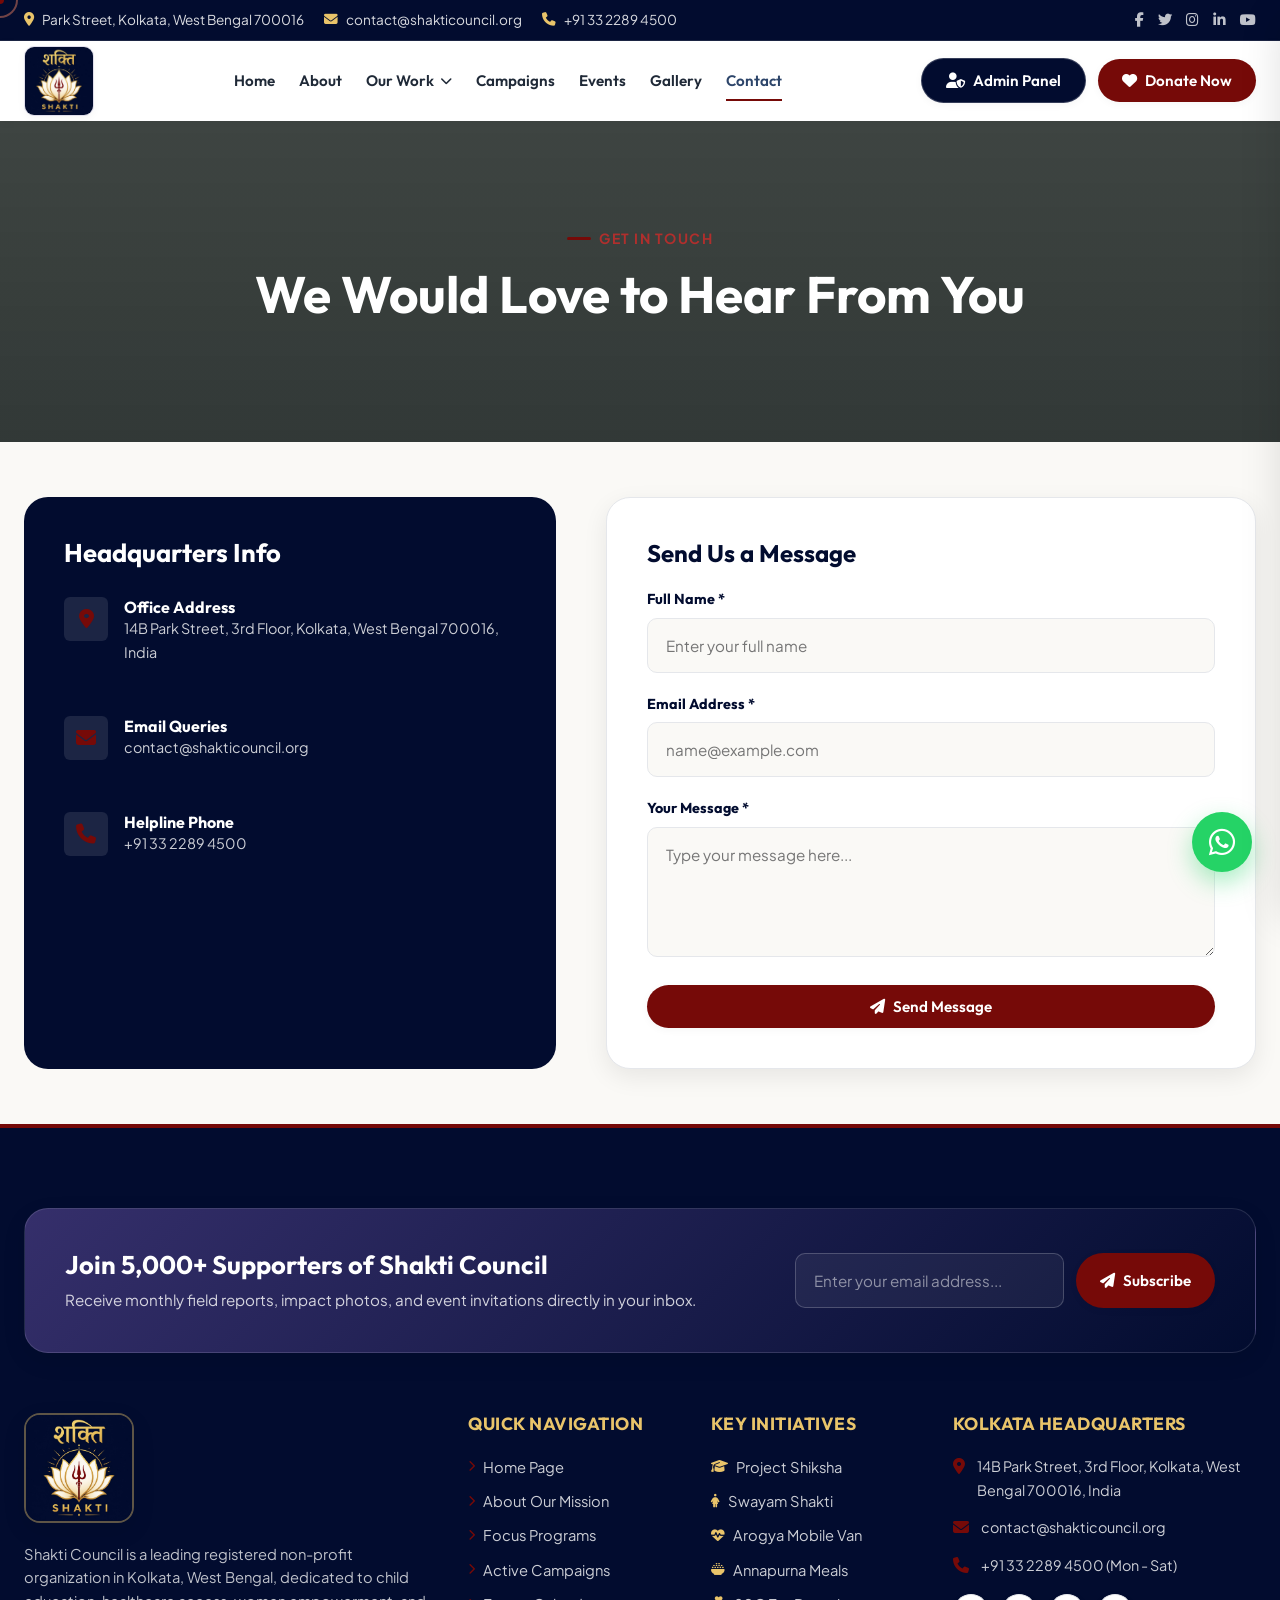
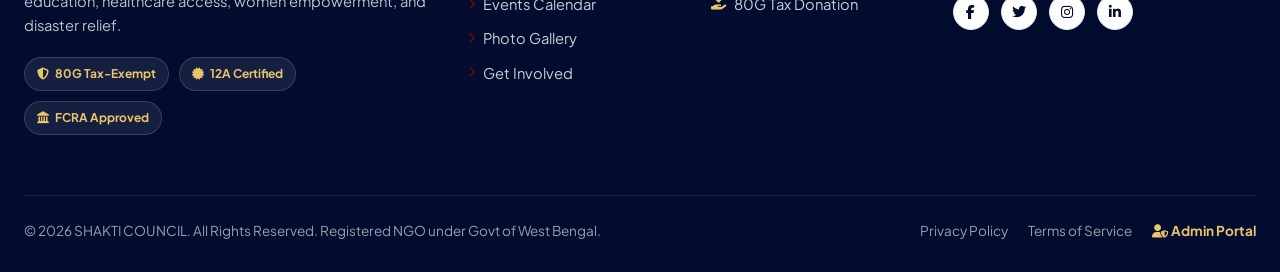
<file: contact.html>
<!DOCTYPE html>
<html lang="en">

<head>
  <meta charset="UTF-8">
  <meta name="viewport" content="width=device-width, initial-scale=1.0">
  <title>Contact Us | SHAKTI COUNCIL Kolkata</title>
  <meta name="description"
    content="Get in touch with Shakti Council headquarters in Kolkata, West Bengal. Send inquiries, volunteer queries, or corporate partnership messages.">
  <meta name="keywords"
    content="NGO Kolkata, Shakti Council, West Bengal charity, child education, women empowerment, healthcare NGO India">

  <meta property="og:title" content="SHAKTI COUNCIL | Contact">
  <meta property="og:description" content="Get in touch with Shakti Council headquarters in Kolkata, West Bengal.">
  <meta property="og:type" content="website">
  <meta property="og:image" content="logo.png">

  <!-- Favicon -->
  <link rel="icon" type="image/png" href="logo.png">
  <link rel="alternate icon" href="logo.png" type="image/x-icon">
  <link rel="apple-touch-icon" href="logo.png">

  <!-- Google Fonts -->
  <link rel="preconnect" href="https://fonts.googleapis.com">
  <link rel="preconnect" href="https://fonts.gstatic.com" crossorigin>
  <link
    href="https://fonts.googleapis.com/css2?family=Merriweather:ital,wght@0,400;0,700;1,400&family=Outfit:wght@400;500;600;700;800&family=Plus+Jakarta+Sans:wght@400;500;600;700&display=swap"
    rel="stylesheet">

  <!-- FontAwesome Icons -->
  <link rel="stylesheet" href="https://cdnjs.cloudflare.com/ajax/libs/font-awesome/6.4.0/css/all.min.css">

  <!-- Custom Stylesheet -->
  <link rel="stylesheet" href="css/style.css">
</head>

<body>
  <!-- Accessibility Skip Link -->
  <a href="#main-content" class="skip-link">Skip to main content</a>

  <!-- Custom Cursor Elements -->
  <div class="custom-cursor-dot"></div>
  <div class="custom-cursor-ring"></div>

  <!-- Floating WhatsApp Contact Button -->
  <a href="https://wa.me/913322894500" target="_blank" rel="noopener" class="whatsapp-float"
    aria-label="Chat with Shakti Council on WhatsApp">
    <i class="fa-brands fa-whatsapp"></i>
    <span class="whatsapp-tooltip">Chat With Us</span>
  </a>

  <!-- Scroll-to-Top Button -->
  <button class="scroll-top-btn" aria-label="Scroll back to top">
    <i class="fa-solid fa-arrow-up"></i>
  </button>

  <!-- TOP UTILITY BAR -->
  <div class="utility-bar">
    <div class="container utility-inner">
      <div class="utility-info">
        <div class="utility-info-item">
          <i class="fa-solid fa-location-dot"></i>
          <span>Park Street, Kolkata, West Bengal 700016</span>
        </div>
        <div class="utility-info-item">
          <i class="fa-solid fa-envelope"></i>
          <span>contact@shakticouncil.org</span>
        </div>
        <div class="utility-info-item">
          <i class="fa-solid fa-phone"></i>
          <span>+91 33 2289 4500</span>
        </div>
      </div>
      <div class="utility-social">
        <a href="javascript:void(0)" aria-label="Facebook"><i class="fa-brands fa-facebook-f"></i></a>
        <a href="javascript:void(0)" aria-label="Twitter"><i class="fa-brands fa-twitter"></i></a>
        <a href="javascript:void(0)" aria-label="Instagram"><i class="fa-brands fa-instagram"></i></a>
        <a href="javascript:void(0)" aria-label="LinkedIn"><i class="fa-brands fa-linkedin-in"></i></a>
        <a href="javascript:void(0)" aria-label="YouTube"><i class="fa-brands fa-youtube"></i></a>
      </div>
    </div>
  </div>

  <!-- MAIN STICKY HEADER -->
  <header class="main-header">
    <div class="container nav-container">
      <a href="index.html" class="brand-logo" aria-label="Shakti Council Home">
        <img src="logo.png" alt="Shakti Council" class="brand-img">
      </a>

      <nav class="nav-menu" aria-label="Primary Navigation">
        <div class="nav-item"><a href="index.html" class="nav-link">Home</a></div>
        <div class="nav-item"><a href="about.html" class="nav-link">About</a></div>
        <div class="nav-item has-dropdown">
          <a href="programs.html" class="nav-link">
            Our Work <i class="fa-solid fa-chevron-down" style="font-size: 0.75rem;"></i>
          </a>
          <div class="mega-menu">
            <a href="programs.html#education" class="mega-menu-item">
              <div class="mega-menu-icon"><i class="fa-solid fa-graduation-cap"></i></div>
              <div>
                <div class="mega-menu-title">Child Education</div>
              </div>
            </a>
            <a href="programs.html#women" class="mega-menu-item">
              <div class="mega-menu-icon"><i class="fa-solid fa-person-dress"></i></div>
              <div>
                <div class="mega-menu-title">Women Empowerment</div>
              </div>
            </a>
            <a href="programs.html#health" class="mega-menu-item">
              <div class="mega-menu-icon"><i class="fa-solid fa-heart-pulse"></i></div>
              <div>
                <div class="mega-menu-title">Healthcare</div>
              </div>
            </a>
            <a href="programs.html#nutrition" class="mega-menu-item">
              <div class="mega-menu-icon"><i class="fa-solid fa-bowl-rice"></i></div>
              <div>
                <div class="mega-menu-title">Food & Nutrition</div>
              </div>
            </a>
          </div>
        </div>
        <div class="nav-item"><a href="campaigns.html" class="nav-link">Campaigns</a></div>
        <div class="nav-item"><a href="events.html" class="nav-link">Events</a></div>
        <div class="nav-item"><a href="gallery.html" class="nav-link">Gallery</a></div>
        <div class="nav-item active"><a href="contact.html" class="nav-link">Contact</a></div>
      </nav>

      <div style="display: flex; align-items: center; gap: 12px;">
        <a href="admin.html" class="btn btn-admin"><i class="fa-solid fa-user-shield"></i> Admin Panel</a>
        <a href="donate.html" class="btn btn-primary"><i class="fa-solid fa-heart"></i> Donate Now</a>
        <button class="hamburger-toggle" aria-label="Toggle Navigation Drawer"><span class="hamburger-line"></span><span
            class="hamburger-line"></span><span class="hamburger-line"></span></button>
      </div>
    </div>
  </header>

  <div class="mobile-drawer-overlay"></div>
  <div class="mobile-drawer" aria-label="Mobile Navigation">
    <div class="mobile-drawer-header">
      <div class="brand-logo">
        <img src="logo.png" alt="Shakti Council" class="brand-img" style="width: 44px; height: 44px;">
      </div>
      <button class="mobile-close-btn" aria-label="Close Mobile Navigation"><i class="fa-solid fa-xmark"></i></button>
    </div>
    <div class="mobile-nav-links">
      <a href="index.html" class="mobile-nav-link">Home</a>
      <a href="about.html" class="mobile-nav-link">About Us</a>
      <a href="programs.html" class="mobile-nav-link">Our Focus Areas</a>
      <a href="campaigns.html" class="mobile-nav-link">Active Campaigns</a>
      <a href="events.html" class="mobile-nav-link">Events</a>
      <a href="gallery.html" class="mobile-nav-link">Photo Gallery</a>
      <a href="volunteer.html" class="mobile-nav-link">Get Involved</a>
      <a href="contact.html" class="mobile-nav-link active">Contact Us</a>
    </div>
    <div class="mobile-drawer-footer">
      <a href="admin.html" class="btn btn-admin" style="width: 100%;"><i class="fa-solid fa-user-shield"></i> Admin
        Panel</a>
      <a href="donate.html" class="btn btn-primary" style="width: 100%;"><i class="fa-solid fa-heart"></i> Donate
        Now</a>
    </div>
  </div>

  <main id="main-content">
    <section
      style="background: linear-gradient(rgba(15, 23, 21, 0.8), rgba(15, 23, 21, 0.85)), url('https://images.unsplash.com/photo-1542810634-71277d95dcbb?auto=format&fit=crop&w=1600&q=80') center/cover no-repeat; padding: 100px 0; color: var(--text-white); text-align: center;">
      <div class="container">
        <span class="section-eyebrow" style="color: var(--accent-light);">GET IN TOUCH</span>
        <h1 style="font-size: clamp(2.4rem, 4vw, 3.5rem); color: var(--text-white); margin-bottom: 16px;">We Would Love
          to Hear From You</h1>
      </div>
    </section>

    <section class="contact-section">
      <div class="container">
        <div class="contact-grid">
          <div class="contact-info-card">
            <h2 class="contact-info-title">Headquarters Info</h2>
            <div class="contact-info-item" style="margin-bottom: 24px;">
              <div class="contact-info-icon"><i class="fa-solid fa-location-dot"></i></div>
              <div>
                <h4 style="color: var(--text-white);">Office Address</h4>
                <div style="font-size: 0.9rem; color: rgba(255, 255, 255, 0.8);">14B Park Street, 3rd Floor, Kolkata,
                  West Bengal 700016, India</div>
              </div>
            </div>
            <div class="contact-info-item" style="margin-bottom: 24px;">
              <div class="contact-info-icon"><i class="fa-solid fa-envelope"></i></div>
              <div>
                <h4 style="color: var(--text-white);">Email Queries</h4>
                <div style="font-size: 0.9rem; color: rgba(255, 255, 255, 0.8);">contact@shakticouncil.org</div>
              </div>
            </div>
            <div class="contact-info-item">
              <div class="contact-info-icon"><i class="fa-solid fa-phone"></i></div>
              <div>
                <h4 style="color: var(--text-white);">Helpline Phone</h4>
                <div style="font-size: 0.9rem; color: rgba(255, 255, 255, 0.8);">+91 33 2289 4500</div>
              </div>
            </div>
          </div>

          <div class="contact-form-card">
            <h3 style="font-size: 1.5rem; color: var(--primary-dark); margin-bottom: 20px;">Send Us a Message</h3>
            <form id="contact-form">
              <div class="form-group">
                <label class="form-label">Full Name *</label>
                <input type="text" class="form-control" name="fullname" placeholder="Enter your full name" required>
              </div>
              <div class="form-group">
                <label class="form-label">Email Address *</label>
                <input type="email" class="form-control" name="email" placeholder="name@example.com" required>
              </div>
              <div class="form-group">
                <label class="form-label">Your Message *</label>
                <textarea class="form-control" name="message" rows="4" placeholder="Type your message here..."
                  required></textarea>
              </div>
              <button type="submit" class="btn btn-primary" style="width: 100%;"><i class="fa-solid fa-paper-plane"></i>
                Send Message</button>
            </form>
          </div>
        </div>
      </div>
    </section>

    <!-- SUCCESS NOTIFICATION MODAL -->
    <div class="modal-overlay" id="success-modal">
      <div class="modal-box">
        <button class="modal-close-btn modal-close-action"><i class="fa-solid fa-xmark"></i></button>
        <div class="modal-icon-success"><i class="fa-solid fa-circle-check"></i></div>
        <h3 class="modal-title" style="font-size: 1.5rem; color: var(--primary-dark); margin-bottom: 8px;">Message
          Received!</h3>
        <p class="modal-desc" style="color: var(--text-muted); margin-bottom: 24px;">Thank you for reaching out. Our
          Kolkata team will respond shortly.</p>
        <button class="btn btn-primary modal-close-action" style="width: 100%;">Close Window</button>
      </div>
    </div>
  </main>

  <!-- REDESIGNED PREMIUM FOOTER -->
  <footer class="main-footer">
    <div class="container">

      <div class="footer-newsletter-card">
        <div class="footer-newsletter-content">
          <h3>Join 5,000+ Supporters of Shakti Council</h3>
          <p>Receive monthly field reports, impact photos, and event invitations directly in your inbox.</p>
        </div>
        <form class="footer-newsletter-form">
          <input type="email" class="footer-newsletter-input" placeholder="Enter your email address..." required>
          <button type="submit" class="btn btn-primary"><i class="fa-solid fa-paper-plane"></i> Subscribe</button>
        </form>
      </div>

      <div class="footer-grid-main">
        <div class="footer-col">
          <div class="brand-logo" style="margin-bottom: 20px;">
            <img src="logo.png" alt="Shakti Council" class="footer-brand-img">
          </div>
          <p>Shakti Council is a leading registered non-profit organization in Kolkata, West Bengal, dedicated to child
            education, healthcare access, women empowerment, and disaster relief.</p>
          <div class="footer-badges">
            <span class="footer-badge-pill"><i class="fa-solid fa-shield-halved"></i> 80G Tax-Exempt</span>
            <span class="footer-badge-pill"><i class="fa-solid fa-certificate"></i> 12A Certified</span>
            <span class="footer-badge-pill"><i class="fa-solid fa-landmark"></i> FCRA Approved</span>
          </div>
        </div>

        <div class="footer-col">
          <h4>Quick Navigation</h4>
          <div class="footer-links-list">
            <a href="index.html"><i class="fa-solid fa-chevron-right"
                style="font-size: 0.7rem; color: var(--accent);"></i> Home Page</a>
            <a href="about.html"><i class="fa-solid fa-chevron-right"
                style="font-size: 0.7rem; color: var(--accent);"></i> About Our Mission</a>
            <a href="programs.html"><i class="fa-solid fa-chevron-right"
                style="font-size: 0.7rem; color: var(--accent);"></i> Focus Programs</a>
            <a href="campaigns.html"><i class="fa-solid fa-chevron-right"
                style="font-size: 0.7rem; color: var(--accent);"></i> Active Campaigns</a>
            <a href="events.html"><i class="fa-solid fa-chevron-right"
                style="font-size: 0.7rem; color: var(--accent);"></i> Events Calendar</a>
            <a href="gallery.html"><i class="fa-solid fa-chevron-right"
                style="font-size: 0.7rem; color: var(--accent);"></i> Photo Gallery</a>
            <a href="volunteer.html"><i class="fa-solid fa-chevron-right"
                style="font-size: 0.7rem; color: var(--accent);"></i> Get Involved</a>
          </div>
        </div>

        <div class="footer-col">
          <h4>Key Initiatives</h4>
          <div class="footer-links-list">
            <a href="programs.html#education"><i class="fa-solid fa-graduation-cap"
                style="font-size: 0.85rem; color: var(--gold);"></i> Project Shiksha</a>
            <a href="programs.html#women"><i class="fa-solid fa-person-dress"
                style="font-size: 0.85rem; color: var(--gold);"></i> Swayam Shakti</a>
            <a href="programs.html#health"><i class="fa-solid fa-heart-pulse"
                style="font-size: 0.85rem; color: var(--gold);"></i> Arogya Mobile Van</a>
            <a href="programs.html#nutrition"><i class="fa-solid fa-bowl-rice"
                style="font-size: 0.85rem; color: var(--gold);"></i> Annapurna Meals</a>
            <a href="donate.html"><i class="fa-solid fa-hand-holding-heart"
                style="font-size: 0.85rem; color: var(--gold);"></i> 80G Tax Donation</a>
          </div>
        </div>

        <div class="footer-col">
          <h4>Kolkata Headquarters</h4>
          <div class="footer-contact-item">
            <i class="fa-solid fa-location-dot"></i>
            <span>14B Park Street, 3rd Floor, Kolkata, West Bengal 700016, India</span>
          </div>
          <div class="footer-contact-item">
            <i class="fa-solid fa-envelope"></i>
            <span>contact@shakticouncil.org</span>
          </div>
          <div class="footer-contact-item">
            <i class="fa-solid fa-phone"></i>
            <span>+91 33 2289 4500 (Mon - Sat)</span>
          </div>
          <div style="display: flex; gap: 12px; margin-top: 16px;">
            <a href="javascript:void(0)" class="slider-nav-btn" style="width: 36px; height: 36px; font-size: 14px;"
              aria-label="Facebook"><i class="fa-brands fa-facebook-f"></i></a>
            <a href="javascript:void(0)" class="slider-nav-btn" style="width: 36px; height: 36px; font-size: 14px;"
              aria-label="Twitter"><i class="fa-brands fa-twitter"></i></a>
            <a href="javascript:void(0)" class="slider-nav-btn" style="width: 36px; height: 36px; font-size: 14px;"
              aria-label="Instagram"><i class="fa-brands fa-instagram"></i></a>
            <a href="javascript:void(0)" class="slider-nav-btn" style="width: 36px; height: 36px; font-size: 14px;"
              aria-label="LinkedIn"><i class="fa-brands fa-linkedin-in"></i></a>
          </div>
        </div>
      </div>

      <div class="footer-bottom-bar">
        <div>© 2026 SHAKTI COUNCIL. All Rights Reserved. Registered NGO under Govt of West Bengal.</div>
        <div class="footer-bottom-links">
          <a href="contact.html">Privacy Policy</a>
          <a href="contact.html">Terms of Service</a>
          <a href="admin.html" style="color: var(--gold); font-weight: 700;"><i class="fa-solid fa-user-shield"></i>
            Admin Portal</a>
        </div>
      </div>
    </div>
  </footer>

  <script src="js/script.js"></script>
</body>

</html>
</file>
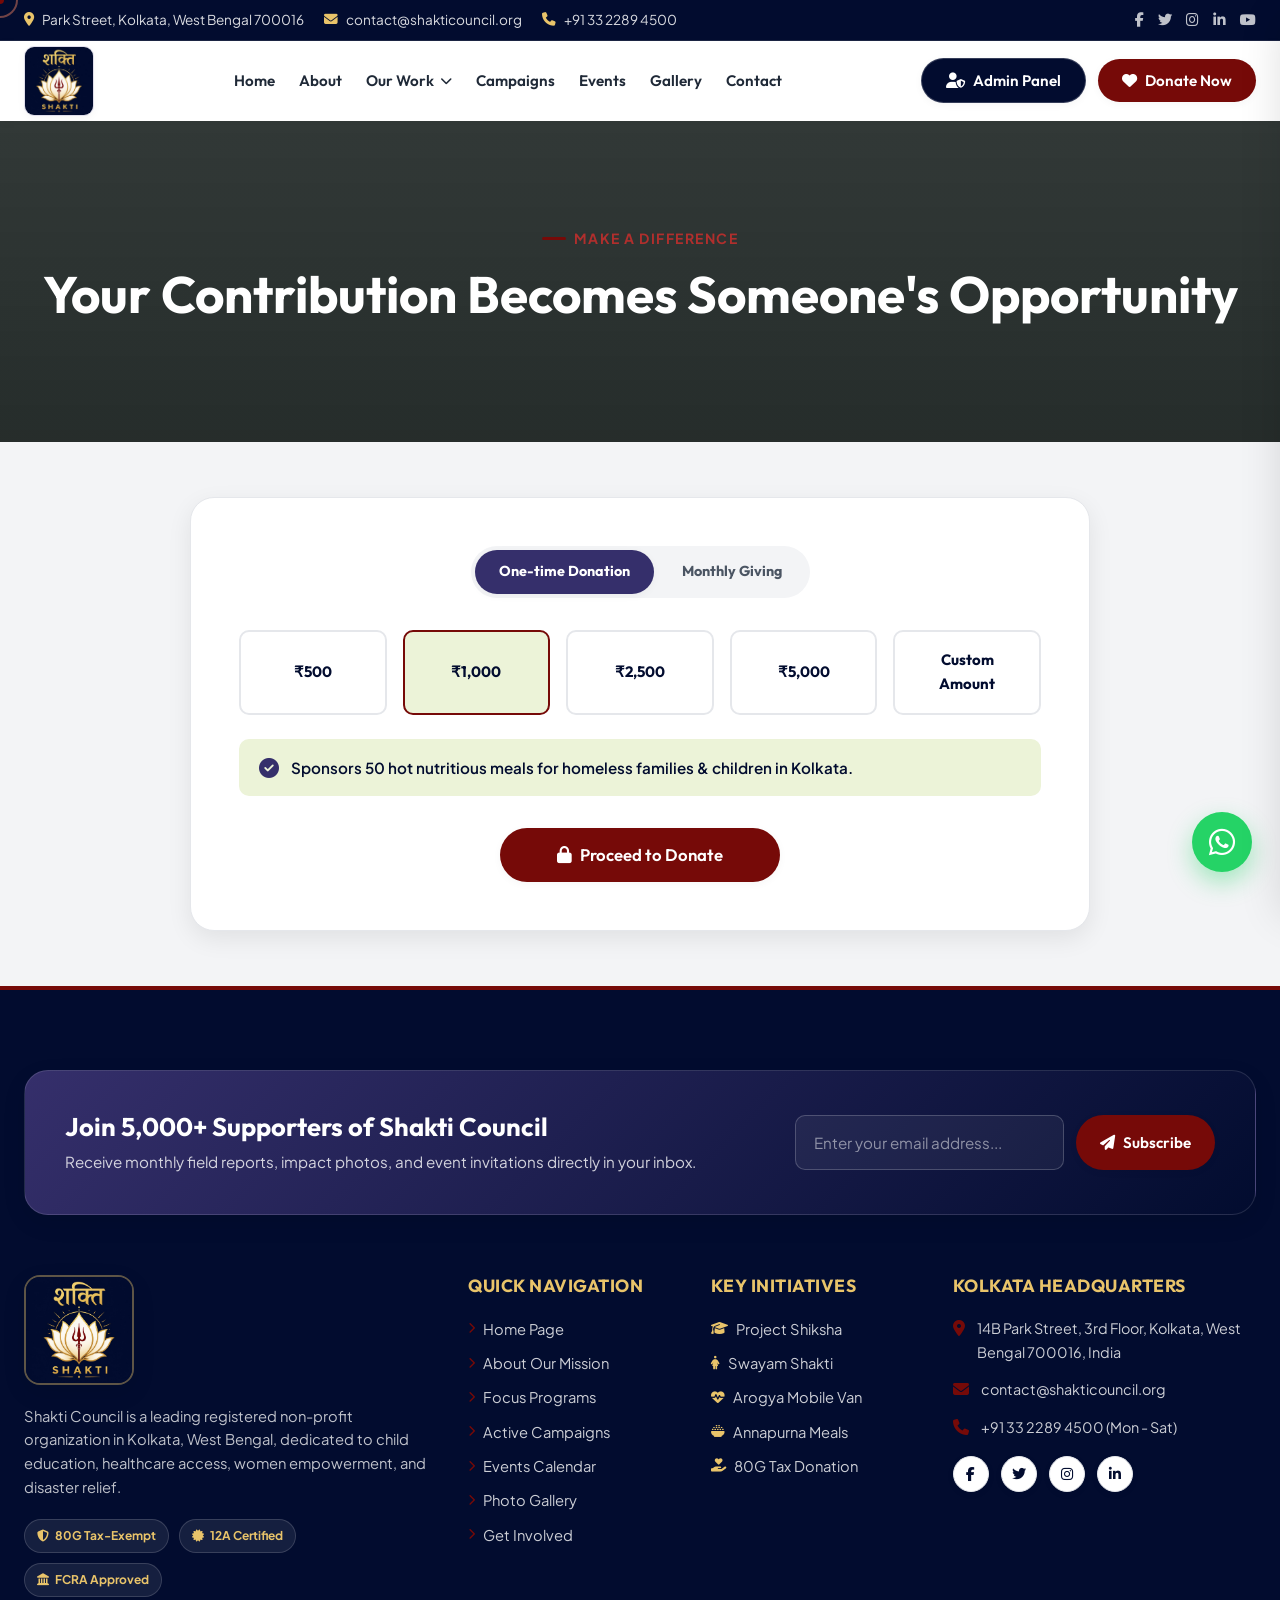
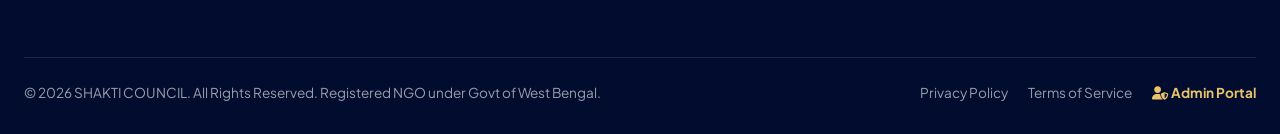
<file: donate.html>
<!DOCTYPE html>
<html lang="en">

<head>
  <meta charset="UTF-8">
  <meta name="viewport" content="width=device-width, initial-scale=1.0">
  <title>Donate Now | SHAKTI COUNCIL Kolkata</title>
  <meta name="description"
    content="Donate to Shakti Council. Support child education, healthcare camps, women empowerment, and food distribution in Kolkata with 80G tax benefit.">
  <meta name="keywords"
    content="NGO Kolkata, Shakti Council, West Bengal charity, child education, women empowerment, healthcare NGO India">

  <meta property="og:title" content="SHAKTI COUNCIL | Donate">
  <meta property="og:description"
    content="Donate to Shakti Council. Support child education, healthcare camps, women empowerment, and food distribution.">
  <meta property="og:type" content="website">
  <meta property="og:image" content="logo.png">

  <!-- Favicon -->
  <link rel="icon" type="image/png" href="logo.png">
  <link rel="alternate icon" href="logo.png" type="image/x-icon">
  <link rel="apple-touch-icon" href="logo.png">

  <!-- Google Fonts -->
  <link rel="preconnect" href="https://fonts.googleapis.com">
  <link rel="preconnect" href="https://fonts.gstatic.com" crossorigin>
  <link
    href="https://fonts.googleapis.com/css2?family=Merriweather:ital,wght@0,400;0,700;1,400&family=Outfit:wght@400;500;600;700;800&family=Plus+Jakarta+Sans:wght@400;500;600;700&display=swap"
    rel="stylesheet">

  <!-- FontAwesome Icons -->
  <link rel="stylesheet" href="https://cdnjs.cloudflare.com/ajax/libs/font-awesome/6.4.0/css/all.min.css">

  <!-- Custom Stylesheet -->
  <link rel="stylesheet" href="css/style.css">
</head>

<body>
  <!-- Accessibility Skip Link -->
  <a href="#main-content" class="skip-link">Skip to main content</a>

  <!-- Custom Cursor Elements -->
  <div class="custom-cursor-dot"></div>
  <div class="custom-cursor-ring"></div>

  <!-- Floating WhatsApp Contact Button -->
  <a href="https://wa.me/913322894500" target="_blank" rel="noopener" class="whatsapp-float"
    aria-label="Chat with Shakti Council on WhatsApp">
    <i class="fa-brands fa-whatsapp"></i>
    <span class="whatsapp-tooltip">Chat With Us</span>
  </a>

  <!-- Scroll-to-Top Button -->
  <button class="scroll-top-btn" aria-label="Scroll back to top">
    <i class="fa-solid fa-arrow-up"></i>
  </button>

  <!-- TOP UTILITY BAR -->
  <div class="utility-bar">
    <div class="container utility-inner">
      <div class="utility-info">
        <div class="utility-info-item">
          <i class="fa-solid fa-location-dot"></i>
          <span>Park Street, Kolkata, West Bengal 700016</span>
        </div>
        <div class="utility-info-item">
          <i class="fa-solid fa-envelope"></i>
          <span>contact@shakticouncil.org</span>
        </div>
        <div class="utility-info-item">
          <i class="fa-solid fa-phone"></i>
          <span>+91 33 2289 4500</span>
        </div>
      </div>
      <div class="utility-social">
        <a href="javascript:void(0)" aria-label="Facebook"><i class="fa-brands fa-facebook-f"></i></a>
        <a href="javascript:void(0)" aria-label="Twitter"><i class="fa-brands fa-twitter"></i></a>
        <a href="javascript:void(0)" aria-label="Instagram"><i class="fa-brands fa-instagram"></i></a>
        <a href="javascript:void(0)" aria-label="LinkedIn"><i class="fa-brands fa-linkedin-in"></i></a>
        <a href="javascript:void(0)" aria-label="YouTube"><i class="fa-brands fa-youtube"></i></a>
      </div>
    </div>
  </div>

  <!-- MAIN STICKY HEADER -->
  <header class="main-header">
    <div class="container nav-container">
      <a href="index.html" class="brand-logo" aria-label="Shakti Council Home">
        <img src="logo.png" alt="Shakti Council" class="brand-img">
      </a>

      <nav class="nav-menu" aria-label="Primary Navigation">
        <div class="nav-item"><a href="index.html" class="nav-link">Home</a></div>
        <div class="nav-item"><a href="about.html" class="nav-link">About</a></div>
        <div class="nav-item has-dropdown">
          <a href="programs.html" class="nav-link">
            Our Work <i class="fa-solid fa-chevron-down" style="font-size: 0.75rem;"></i>
          </a>
          <div class="mega-menu">
            <a href="programs.html#education" class="mega-menu-item">
              <div class="mega-menu-icon"><i class="fa-solid fa-graduation-cap"></i></div>
              <div>
                <div class="mega-menu-title">Child Education</div>
              </div>
            </a>
            <a href="programs.html#women" class="mega-menu-item">
              <div class="mega-menu-icon"><i class="fa-solid fa-person-dress"></i></div>
              <div>
                <div class="mega-menu-title">Women Empowerment</div>
              </div>
            </a>
            <a href="programs.html#health" class="mega-menu-item">
              <div class="mega-menu-icon"><i class="fa-solid fa-heart-pulse"></i></div>
              <div>
                <div class="mega-menu-title">Healthcare</div>
              </div>
            </a>
            <a href="programs.html#nutrition" class="mega-menu-item">
              <div class="mega-menu-icon"><i class="fa-solid fa-bowl-rice"></i></div>
              <div>
                <div class="mega-menu-title">Food & Nutrition</div>
              </div>
            </a>
          </div>
        </div>
        <div class="nav-item"><a href="campaigns.html" class="nav-link">Campaigns</a></div>
        <div class="nav-item"><a href="events.html" class="nav-link">Events</a></div>
        <div class="nav-item"><a href="gallery.html" class="nav-link">Gallery</a></div>
        <div class="nav-item"><a href="contact.html" class="nav-link">Contact</a></div>
      </nav>

      <div style="display: flex; align-items: center; gap: 12px;">
        <a href="admin.html" class="btn btn-admin"><i class="fa-solid fa-user-shield"></i> Admin Panel</a>
        <a href="donate.html" class="btn btn-primary"><i class="fa-solid fa-heart"></i> Donate Now</a>
        <button class="hamburger-toggle" aria-label="Toggle Navigation Drawer"><span class="hamburger-line"></span><span
            class="hamburger-line"></span><span class="hamburger-line"></span></button>
      </div>
    </div>
  </header>

  <div class="mobile-drawer-overlay"></div>
  <div class="mobile-drawer" aria-label="Mobile Navigation">
    <div class="mobile-drawer-header">
      <div class="brand-logo">
        <img src="logo.png" alt="Shakti Council" class="brand-img" style="width: 44px; height: 44px;">
      </div>
      <button class="mobile-close-btn" aria-label="Close Mobile Navigation"><i class="fa-solid fa-xmark"></i></button>
    </div>
    <div class="mobile-nav-links">
      <a href="index.html" class="mobile-nav-link">Home</a>
      <a href="about.html" class="mobile-nav-link">About Us</a>
      <a href="programs.html" class="mobile-nav-link">Our Focus Areas</a>
      <a href="campaigns.html" class="mobile-nav-link">Active Campaigns</a>
      <a href="events.html" class="mobile-nav-link">Events</a>
      <a href="gallery.html" class="mobile-nav-link">Photo Gallery</a>
      <a href="volunteer.html" class="mobile-nav-link">Get Involved</a>
      <a href="contact.html" class="mobile-nav-link">Contact Us</a>
    </div>
    <div class="mobile-drawer-footer">
      <a href="admin.html" class="btn btn-admin" style="width: 100%;"><i class="fa-solid fa-user-shield"></i> Admin
        Panel</a>
      <a href="donate.html" class="btn btn-primary" style="width: 100%;"><i class="fa-solid fa-heart"></i> Donate
        Now</a>
    </div>
  </div>

  <main id="main-content">
    <section
      style="background: linear-gradient(rgba(15, 23, 21, 0.85), rgba(15, 23, 21, 0.9)), url('https://images.unsplash.com/photo-1488521787991-ed7bbaae773c?auto=format&fit=crop&w=1600&q=80') center/cover no-repeat; padding: 100px 0; color: var(--text-white); text-align: center;">
      <div class="container">
        <span class="section-eyebrow" style="color: var(--accent-light);">MAKE A DIFFERENCE</span>
        <h1 style="font-size: clamp(2.4rem, 4vw, 3.5rem); color: var(--text-white); margin-bottom: 16px;">Your
          Contribution Becomes Someone's Opportunity</h1>
      </div>
    </section>

    <section class="donate-section">
      <div class="container">
        <div class="donate-wrapper">
          <div class="freq-toggle-wrap">
            <div class="freq-toggle">
              <button class="freq-btn active" data-freq="One-time">One-time Donation</button>
              <button class="freq-btn" data-freq="Monthly">Monthly Giving</button>
            </div>
          </div>

          <div class="amount-grid">
            <button class="amount-btn" data-amount="500">₹500</button>
            <button class="amount-btn active" data-amount="1000">₹1,000</button>
            <button class="amount-btn" data-amount="2500">₹2,500</button>
            <button class="amount-btn" data-amount="5000">₹5,000</button>
            <button class="amount-btn" data-amount="custom">Custom Amount</button>
          </div>

          <div class="custom-amount-input-wrap" style="display: none; margin-bottom: 20px;">
            <div class="custom-amount-box">
              <span class="custom-amount-prefix">₹</span>
              <input type="number" min="100" class="custom-amount-input" placeholder="Enter Custom Amount (e.g. 1500)">
            </div>
          </div>

          <div class="impact-explanation-box">
            <i class="fa-solid fa-circle-check" style="font-size: 20px; color: var(--primary);"></i>
            <span class="impact-explanation">Sponsors 50 hot nutritious meals for homeless families & children in
              Kolkata.</span>
          </div>

          <div style="text-align: center;">
            <button class="btn btn-primary btn-lg donate-submit-btn" style="min-width: 280px;">
              <i class="fa-solid fa-lock"></i> Proceed to Donate
            </button>
          </div>
        </div>
      </div>
    </section>

    <!-- DONATION DEMO MODAL -->
    <div class="modal-overlay" id="donation-modal">
      <div class="modal-box">
        <button class="modal-close-btn modal-close-action"><i class="fa-solid fa-xmark"></i></button>
        <div class="modal-icon-success"><i class="fa-solid fa-heart"></i></div>
        <h3 style="font-size: 1.5rem; color: var(--primary-dark); margin-bottom: 8px;">Demo Donation Checkout</h3>
        <div
          style="font-family: var(--font-heading); font-size: 2.4rem; font-weight: 800; color: var(--primary); margin-bottom: 20px;"
          class="modal-amount-text">₹1,000</div>
        <button class="btn btn-primary modal-close-action" style="width: 100%;">Complete Demo Payment</button>
      </div>
    </div>
  </main>

  <!-- REDESIGNED PREMIUM FOOTER -->
  <footer class="main-footer">
    <div class="container">

      <div class="footer-newsletter-card">
        <div class="footer-newsletter-content">
          <h3>Join 5,000+ Supporters of Shakti Council</h3>
          <p>Receive monthly field reports, impact photos, and event invitations directly in your inbox.</p>
        </div>
        <form class="footer-newsletter-form">
          <input type="email" class="footer-newsletter-input" placeholder="Enter your email address..." required>
          <button type="submit" class="btn btn-primary"><i class="fa-solid fa-paper-plane"></i> Subscribe</button>
        </form>
      </div>

      <div class="footer-grid-main">
        <div class="footer-col">
          <div class="brand-logo" style="margin-bottom: 20px;">
            <img src="logo.png" alt="Shakti Council" class="footer-brand-img">
          </div>
          <p>Shakti Council is a leading registered non-profit organization in Kolkata, West Bengal, dedicated to child
            education, healthcare access, women empowerment, and disaster relief.</p>
          <div class="footer-badges">
            <span class="footer-badge-pill"><i class="fa-solid fa-shield-halved"></i> 80G Tax-Exempt</span>
            <span class="footer-badge-pill"><i class="fa-solid fa-certificate"></i> 12A Certified</span>
            <span class="footer-badge-pill"><i class="fa-solid fa-landmark"></i> FCRA Approved</span>
          </div>
        </div>

        <div class="footer-col">
          <h4>Quick Navigation</h4>
          <div class="footer-links-list">
            <a href="index.html"><i class="fa-solid fa-chevron-right"
                style="font-size: 0.7rem; color: var(--accent);"></i> Home Page</a>
            <a href="about.html"><i class="fa-solid fa-chevron-right"
                style="font-size: 0.7rem; color: var(--accent);"></i> About Our Mission</a>
            <a href="programs.html"><i class="fa-solid fa-chevron-right"
                style="font-size: 0.7rem; color: var(--accent);"></i> Focus Programs</a>
            <a href="campaigns.html"><i class="fa-solid fa-chevron-right"
                style="font-size: 0.7rem; color: var(--accent);"></i> Active Campaigns</a>
            <a href="events.html"><i class="fa-solid fa-chevron-right"
                style="font-size: 0.7rem; color: var(--accent);"></i> Events Calendar</a>
            <a href="gallery.html"><i class="fa-solid fa-chevron-right"
                style="font-size: 0.7rem; color: var(--accent);"></i> Photo Gallery</a>
            <a href="volunteer.html"><i class="fa-solid fa-chevron-right"
                style="font-size: 0.7rem; color: var(--accent);"></i> Get Involved</a>
          </div>
        </div>

        <div class="footer-col">
          <h4>Key Initiatives</h4>
          <div class="footer-links-list">
            <a href="programs.html#education"><i class="fa-solid fa-graduation-cap"
                style="font-size: 0.85rem; color: var(--gold);"></i> Project Shiksha</a>
            <a href="programs.html#women"><i class="fa-solid fa-person-dress"
                style="font-size: 0.85rem; color: var(--gold);"></i> Swayam Shakti</a>
            <a href="programs.html#health"><i class="fa-solid fa-heart-pulse"
                style="font-size: 0.85rem; color: var(--gold);"></i> Arogya Mobile Van</a>
            <a href="programs.html#nutrition"><i class="fa-solid fa-bowl-rice"
                style="font-size: 0.85rem; color: var(--gold);"></i> Annapurna Meals</a>
            <a href="donate.html"><i class="fa-solid fa-hand-holding-heart"
                style="font-size: 0.85rem; color: var(--gold);"></i> 80G Tax Donation</a>
          </div>
        </div>

        <div class="footer-col">
          <h4>Kolkata Headquarters</h4>
          <div class="footer-contact-item">
            <i class="fa-solid fa-location-dot"></i>
            <span>14B Park Street, 3rd Floor, Kolkata, West Bengal 700016, India</span>
          </div>
          <div class="footer-contact-item">
            <i class="fa-solid fa-envelope"></i>
            <span>contact@shakticouncil.org</span>
          </div>
          <div class="footer-contact-item">
            <i class="fa-solid fa-phone"></i>
            <span>+91 33 2289 4500 (Mon - Sat)</span>
          </div>
          <div style="display: flex; gap: 12px; margin-top: 16px;">
            <a href="javascript:void(0)" class="slider-nav-btn" style="width: 36px; height: 36px; font-size: 14px;"
              aria-label="Facebook"><i class="fa-brands fa-facebook-f"></i></a>
            <a href="javascript:void(0)" class="slider-nav-btn" style="width: 36px; height: 36px; font-size: 14px;"
              aria-label="Twitter"><i class="fa-brands fa-twitter"></i></a>
            <a href="javascript:void(0)" class="slider-nav-btn" style="width: 36px; height: 36px; font-size: 14px;"
              aria-label="Instagram"><i class="fa-brands fa-instagram"></i></a>
            <a href="javascript:void(0)" class="slider-nav-btn" style="width: 36px; height: 36px; font-size: 14px;"
              aria-label="LinkedIn"><i class="fa-brands fa-linkedin-in"></i></a>
          </div>
        </div>
      </div>

      <div class="footer-bottom-bar">
        <div>© 2026 SHAKTI COUNCIL. All Rights Reserved. Registered NGO under Govt of West Bengal.</div>
        <div class="footer-bottom-links">
          <a href="contact.html">Privacy Policy</a>
          <a href="contact.html">Terms of Service</a>
          <a href="admin.html" style="color: var(--gold); font-weight: 700;"><i class="fa-solid fa-user-shield"></i>
            Admin Portal</a>
        </div>
      </div>
    </div>
  </footer>

  <script src="js/script.js"></script>
</body>

</html>
</file>
<file: css/style.css>
/* ==========================================================================
   SHAKTI COUNCIL - MODERN NGO DESIGN SYSTEM & STYLESHEET
   Location: Kolkata, West Bengal, India
   Tagline: "Small Actions. Greater Change."
   ========================================================================== */

/* --------------------------------------------------------------------------
   1. CSS VARIABLES & DESIGN TOKENS
   -------------------------------------------------------------------------- */
:root {
  /* Primary & Accent Color Palette */
  --primary-dark: #020c2f;
  --primary: #352f6b;
  --primary-light: #2d456a;
  --primary-soft: #ecf3d8;

  --accent: #760A08;
  --accent-hover: #7b2220;
  --accent-light: #b02f2d;
  --accent-soft: #fdf0ed;

  --secondary: #00B5EF;
  --gold: #e9c46a;

  /* Neutral Tones */
  --bg-main: #faf9f6;
  --bg-surface: #ffffff;
  --bg-subtle: #f3f4f6;
  --bg-dark: #0f1715;

  --text-main: #1f2937;
  --text-muted: #4b5563;
  --text-light: #9ca3af;
  --text-white: #ffffff;

  /* UI Tokens */
  --border-color: #e5e7eb;
  --border-focus: #2d3f6a;

  /* Radii */
  --radius-xs: 6px;
  --radius-sm: 10px;
  --radius-md: 16px;
  --radius-lg: 24px;
  --radius-full: 9999px;

  /* Shadows */
  --shadow-sm: 0 2px 8px rgba(0, 0, 0, 0.04);
  --shadow-md: 0 8px 24px rgba(0, 0, 0, 0.08);
  --shadow-lg: 0 16px 40px rgba(0, 0, 0, 0.12);
  --shadow-glow: 0 8px 30px rgba(224, 122, 95, 0.25);

  /* Layout */
  --container-width: 1280px;
  --header-height: 80px;
  --topbar-height: 40px;

  /* Transitions */
  --transition-fast: 0.2s cubic-bezier(0.4, 0, 0.2, 1);
  --transition-normal: 0.35s cubic-bezier(0.4, 0, 0.2, 1);
  --transition-bounce: 0.5s cubic-bezier(0.34, 1.56, 0.64, 1);

  /* Typography Fonts */
  --font-heading: 'Outfit', -apple-system, BlinkMacSystemFont, sans-serif;
  --font-body: 'Plus Jakarta Sans', -apple-system, BlinkMacSystemFont, sans-serif;
  --font-serif: 'Merriweather', Georgia, serif;
}

/* --------------------------------------------------------------------------
   2. RESET & BASE STYLES
   -------------------------------------------------------------------------- */
*,
*::before,
*::after {
  box-sizing: border-box;
  margin: 0;
  padding: 0;
}

html {
  font-size: 16px;
  scroll-behavior: smooth;
  -webkit-text-size-adjust: 100%;
}

body {
  font-family: var(--font-body);
  font-size: 1rem;
  line-height: 1.65;
  color: var(--text-main);
  background-color: var(--bg-main);
  overflow-x: hidden;
  position: relative;
  -webkit-font-smoothing: antialiased;
  -moz-osx-font-smoothing: grayscale;
}

body.scroll-locked {
  overflow: hidden !important;
}

img,
video,
svg {
  max-width: 100%;
  height: auto;
  display: block;
}

a {
  color: inherit;
  text-decoration: none;
  transition: color var(--transition-fast);
}

ul,
ol {
  list-style: none;
}

button,
input,
textarea,
select {
  font: inherit;
  color: inherit;
  border: none;
  outline: none;
  background: none;
}

button {
  cursor: pointer;
}

::selection {
  background-color: var(--primary-light);
  color: var(--text-white);
}

:focus-visible {
  outline: 3px solid var(--accent);
  outline-offset: 3px;
}

.skip-link {
  position: absolute;
  top: -100px;
  left: 20px;
  background: var(--accent);
  color: var(--text-white);
  padding: 12px 20px;
  border-radius: var(--radius-xs);
  z-index: 10000;
  font-weight: 600;
  transition: top var(--transition-fast);
}

.skip-link:focus {
  top: 20px;
}

.container {
  width: 100%;
  max-width: var(--container-width);
  margin-left: auto;
  margin-right: auto;
  padding-left: 1.5rem;
  padding-right: 1.5rem;
}

/* --------------------------------------------------------------------------
   3. TYPOGRAPHY & SECTION HEADINGS
   -------------------------------------------------------------------------- */
h1,
h2,
h3,
h4,
h5,
h6 {
  font-family: var(--font-heading);
  font-weight: 700;
  line-height: 1.25;
  color: var(--primary-dark);
}

.section-eyebrow {
  display: inline-flex;
  align-items: center;
  gap: 8px;
  font-size: 0.875rem;
  font-weight: 700;
  text-transform: uppercase;
  letter-spacing: 1.5px;
  color: var(--accent);
  margin-bottom: 0.75rem;
}

.section-eyebrow::before {
  content: '';
  width: 24px;
  height: 3px;
  background-color: var(--accent);
  border-radius: var(--radius-full);
}

.section-title {
  font-size: clamp(2rem, 3.5vw, 2.75rem);
  color: var(--primary-dark);
  margin-bottom: 1rem;
  letter-spacing: -0.5px;
}

.section-subtitle {
  font-size: clamp(1rem, 1.5vw, 1.15rem);
  color: var(--text-muted);
  max-width: 680px;
  margin-bottom: 2.5rem;
}

.text-center {
  text-align: center;
}

.text-center .section-eyebrow::before {
  display: none;
}

.text-center .section-subtitle {
  margin-left: auto;
  margin-right: auto;
}

/* --------------------------------------------------------------------------
   4. BUTTONS & INTERACTIVE ELEMENTS
   -------------------------------------------------------------------------- */
.btn {
  display: inline-flex;
  align-items: center;
  justify-content: center;
  gap: 8px;
  padding: 9px 24px;
  font-family: var(--font-heading);
  font-weight: 600;
  font-size: 0.95rem;
  border-radius: var(--radius-full);
  transition: var(--transition-normal);
  position: relative;
  overflow: hidden;
  z-index: 1;
  text-align: center;
  white-space: nowrap;
}

.btn-primary {
  background-color: var(--accent);
  color: var(--text-white);
  box-shadow: var(--shadow-sm);
}

.btn-primary:hover {
  background-color: var(--accent-hover);
  transform: translateY(-2px);
  box-shadow: var(--shadow-glow);
}

.btn-admin {
  background-color: var(--primary-dark);
  color: var(--text-white);
  border: 1px solid rgba(255, 255, 255, 0.2);
  box-shadow: var(--shadow-sm);
}

.btn-admin:hover {
  background-color: var(--primary-light);
  transform: translateY(-2px);
  box-shadow: 0 4px 16px rgba(18, 51, 36, 0.3);
}

.btn-secondary {
  background-color: var(--primary);
  color: var(--text-white);
}

.btn-secondary:hover {
  background-color: var(--primary-light);
  transform: translateY(-2px);
  box-shadow: 0 8px 24px rgba(27, 67, 50, 0.25);
}

.btn-outline {
  background-color: transparent;
  border: 2px solid var(--primary);
  color: var(--primary);
}

.btn-outline:hover {
  background-color: var(--primary);
  color: var(--text-white);
  transform: translateY(-2px);
}

.btn-outline-white {
  background-color: transparent;
  border: 2px solid var(--text-white);
  color: var(--text-white);
}

.btn-outline-white:hover {
  background-color: var(--text-white);
  color: var(--primary-dark);
  transform: translateY(-2px);
}

.btn-sm {
  padding: 5px 14px;
  font-size: 0.85rem;
}

.btn-lg {
  padding: 13px 28px;
  font-size: 1.05rem;
}

/* --------------------------------------------------------------------------
   5. CUSTOM CURSOR (DESKTOP)
   -------------------------------------------------------------------------- */
.custom-cursor-dot,
.custom-cursor-ring {
  pointer-events: none;
  position: fixed;
  top: 0;
  left: 0;
  border-radius: 50%;
  z-index: 99999;
  transform: translate(-50%, -50%);
  transition: transform 0.15s ease-out, opacity 0.3s ease;
  display: none;
}

@media (pointer: fine) {
  .custom-cursor-dot {
    display: block;
    width: 8px;
    height: 8px;
    background-color: var(--accent);
  }

  .custom-cursor-ring {
    display: block;
    width: 36px;
    height: 36px;
    border: 2px solid rgba(224, 122, 95, 0.5);
    transition: width 0.3s ease, height 0.3s ease, border-color 0.3s ease;
  }

  body.cursor-hover .custom-cursor-ring {
    width: 54px;
    height: 54px;
    background-color: rgba(224, 122, 95, 0.1);
    border-color: var(--accent);
  }

  body.cursor-hover .custom-cursor-dot {
    transform: translate(-50%, -50%) scale(1.5);
  }
}

/* --------------------------------------------------------------------------
   6. FLOATING WHATSAPP BUTTON & SCROLL TOP
   -------------------------------------------------------------------------- */
.whatsapp-float {
  position: fixed;
  bottom: 28px;
  right: 28px;
  width: 60px;
  height: 60px;
  background-color: #25d366;
  color: #ffffff;
  border-radius: var(--radius-full);
  display: flex;
  align-items: center;
  justify-content: center;
  font-size: 30px;
  box-shadow: 0 10px 25px rgba(37, 211, 102, 0.4);
  z-index: 900;
  transition: transform 0.3s ease, box-shadow 0.3s ease;
  animation: pulseWhatsapp 2.5s infinite;
}

.whatsapp-float:hover {
  transform: scale(1.1);
  box-shadow: 0 14px 30px rgba(37, 211, 102, 0.5);
}

.whatsapp-tooltip {
  position: absolute;
  right: 70px;
  top: 50%;
  transform: translateY(-50%);
  background-color: #000000;
  color: var(--text-white);
  padding: 6px 14px;
  border-radius: var(--radius-xs);
  font-size: 0.85rem;
  white-space: nowrap;
  opacity: 0;
  box-shadow: 0px 1px 1px var(--gold);
  visibility: hidden;
  transition: opacity 0.3s ease, visibility 0.3s ease;
  pointer-events: none;
}

.whatsapp-float:hover .whatsapp-tooltip {
  opacity: 1;
  visibility: visible;
}

@keyframes pulseWhatsapp {
  0% {
    box-shadow: 0 0 0 0 rgba(37, 211, 102, 0.6);
  }

  70% {
    box-shadow: 0 0 0 18px rgba(37, 211, 102, 0);
  }

  100% {
    box-shadow: 0 0 0 0 rgba(37, 211, 102, 0);
  }
}

.scroll-top-btn {
  position: fixed;
  bottom: 96px;
  right: 28px;
  width: 44px;
  height: 44px;
  background-color: var(--primary);
  color: var(--text-white);
  border-radius: var(--radius-full);
  display: flex;
  align-items: center;
  justify-content: center;
  font-size: 18px;
  box-shadow: var(--shadow-md);
  opacity: 0;
  visibility: hidden;
  transition: all var(--transition-normal);
  z-index: 899;
}

.scroll-top-btn.visible {
  opacity: 1;
  visibility: visible;
}

.scroll-top-btn:hover {
  background-color: var(--accent);
  transform: translateY(-4px);
}

/* --------------------------------------------------------------------------
   7. HEADER & NAVIGATION
   -------------------------------------------------------------------------- */
.utility-bar {
  background-color: var(--primary-dark);
  color: rgba(255, 255, 255, 0.85);
  font-size: 0.85rem;
  padding: 8px 0;
  border-bottom: 1px solid rgba(255, 255, 255, 0.1);
}

.utility-inner {
  display: flex;
  align-items: center;
  justify-content: space-between;
}

.utility-info {
  display: flex;
  align-items: center;
  gap: 20px;
}

.utility-info-item {
  display: flex;
  align-items: center;
  gap: 8px;
}

.utility-info-item i {
  color: var(--gold);
}

.utility-social {
  display: flex;
  align-items: center;
  gap: 14px;
}

.utility-social a {
  color: rgba(255, 255, 255, 0.75);
  font-size: 0.9rem;
}

.utility-social a:hover {
  color: var(--accent);
}

.main-header {
  position: sticky;
  top: 0;
  left: 0;
  width: 100%;
  background-color: var(--bg-surface);
  box-shadow: var(--shadow-sm);
  z-index: 1000;
  transition: all 0.3s ease;
}

.main-header.is-sticky {
  position: fixed;
  top: 0;
  left: 0;
  width: 100%;
  background: rgba(255, 255, 255, 0.96);
  backdrop-filter: blur(10px);
  -webkit-backdrop-filter: blur(10px);
  box-shadow: 0 8px 24px rgba(0, 0, 0, 0.12);
  border-bottom: 1px solid var(--accent);
}

.nav-container {
  display: flex;
  align-items: center;
  justify-content: space-between;
  height: var(--header-height);
}

.brand-logo {
  display: flex;
  align-items: center;
  gap: 12px;
}

.brand-icon {
  width: 48px;
  height: 48px;
  background: linear-gradient(135deg, var(--primary), var(--primary-light));
  color: var(--text-white);
  border-radius: var(--radius-sm);
  display: flex;
  align-items: center;
  justify-content: center;
  font-size: 24px;
  box-shadow: var(--shadow-sm);
}

.brand-img {
  height: 70px;
  width: 70px;
  object-fit: cover;
  border-radius: var(--radius-sm);
  box-shadow: var(--shadow-sm);
  flex-shrink: 0;
  border: 1px solid rgba(41, 32, 117, 0.15);
  transition: transform var(--transition-fast);
}

.brand-img:hover {
  transform: scale(1.05);
}

.footer-brand-img {
  width: 110px;
  height: 110px;
  object-fit: cover;
  border-radius: var(--radius-md);
  box-shadow: var(--shadow-md);
  border: 2px solid rgba(233, 196, 106, 0.4);
  /* margin-bottom: 12px; */
  transition: transform var(--transition-fast);
}

.footer-brand-img:hover {
  transform: scale(1.05);
}

.brand-text {
  display: flex;
  flex-direction: column;
}

.brand-name {
  font-family: var(--font-heading);
  font-size: 1.4rem;
  font-weight: 800;
  color: var(--primary-dark);
  line-height: 1.1;
  letter-spacing: -0.3px;
}

.brand-tagline {
  font-size: 0.75rem;
  font-weight: 600;
  color: var(--accent);
  letter-spacing: 0.5px;
}

.nav-menu {
  display: flex;
  align-items: center;
  gap: 24px;
}

.nav-item {
  position: relative;
}

.nav-link {
  font-family: var(--font-heading);
  font-weight: 600;
  font-size: 0.95rem;
  color: var(--text-main);
  padding: 10px 0;
  display: flex;
  align-items: center;
  gap: 6px;
  position: relative;
}

.nav-link::after {
  content: '';
  position: absolute;
  bottom: 2px;
  left: 0;
  width: 0;
  height: 2px;
  background-color: var(--accent);
  transition: width var(--transition-fast);
}

.nav-link:hover,
.nav-item.active .nav-link {
  color: var(--primary-light);
}

.nav-link:hover::after,
.nav-item.active .nav-link::after {
  width: 100%;
}

.has-dropdown:hover .mega-menu {
  opacity: 1;
  visibility: visible;
  transform: translateY(0);
}

.mega-menu {
  position: absolute;
  top: 100%;
  left: -20px;
  width: 480px;
  background-color: var(--bg-surface);
  border-radius: var(--radius-md);
  box-shadow: var(--shadow-lg);
  padding: 20px;
  display: grid;
  grid-template-columns: 1fr 1fr;
  gap: 16px;
  opacity: 0;
  visibility: hidden;
  transform: translateY(12px);
  transition: all var(--transition-normal);
  border: 1px solid var(--border-color);
  z-index: 1010;
}

.mega-menu-item {
  display: flex;
  align-items: flex-start;
  gap: 12px;
  padding: 12px;
  border-radius: var(--radius-sm);
  transition: background-color var(--transition-fast);
}

.mega-menu-item:hover {
  background-color: var(--bg-main);
}

.mega-menu-icon {
  width: 36px;
  height: 36px;
  border-radius: var(--radius-xs);
  background-color: var(--primary-soft);
  color: var(--primary);
  display: flex;
  align-items: center;
  justify-content: center;
  font-size: 16px;
  flex-shrink: 0;
}

.mega-menu-title {
  font-family: var(--font-heading);
  font-weight: 700;
  font-size: 0.9rem;
  color: var(--primary-dark);
}

.mega-menu-desc {
  font-size: 0.75rem;
  color: var(--text-muted);
}

.hamburger-toggle {
  display: none;
  flex-direction: column;
  justify-content: space-between;
  width: 30px;
  height: 20px;
  background: transparent;
  cursor: pointer;
  z-index: 1002;
}

.hamburger-line {
  width: 100%;
  height: 3px;
  background-color: var(--primary-dark);
  border-radius: 3px;
  transition: all 0.3s ease;
}

.mobile-drawer-overlay {
  position: fixed;
  top: 0;
  left: 0;
  width: 100vw;
  height: 100vh;
  background: rgba(15, 23, 21, 0.6);
  backdrop-filter: blur(4px);
  z-index: 1005;
  opacity: 0;
  visibility: hidden;
  transition: all 0.3s ease;
}

.mobile-drawer-overlay.active {
  opacity: 1;
  visibility: visible;
}

.mobile-drawer {
  position: fixed;
  top: 0;
  right: -320px;
  width: 320px;
  height: 100vh;
  background-color: var(--bg-surface);
  z-index: 1006;
  padding: 30px 24px;
  display: flex;
  flex-direction: column;
  justify-content: space-between;
  box-shadow: var(--shadow-lg);
  transition: right 0.35s cubic-bezier(0.4, 0, 0.2, 1);
  overflow-y: auto;
}

.mobile-drawer.active {
  right: 0;
}

.mobile-drawer-header {
  display: flex;
  align-items: center;
  justify-content: space-between;
  padding-bottom: 20px;
  border-bottom: 1px solid var(--border-color);
}

.mobile-close-btn {
  font-size: 24px;
  color: var(--text-main);
}

.mobile-nav-links {
  margin-top: 24px;
  display: flex;
  flex-direction: column;
  gap: 16px;
}

.mobile-nav-link {
  font-family: var(--font-heading);
  font-size: 1.1rem;
  font-weight: 600;
  color: var(--primary-dark);
  display: flex;
  align-items: center;
  justify-content: space-between;
  padding: 8px 0;
}

.mobile-nav-link.active {
  color: var(--accent);
}

.mobile-drawer-footer {
  padding-top: 24px;
  border-top: 1px solid var(--border-color);
  display: flex;
  flex-direction: column;
  gap: 12px;
}

/* --------------------------------------------------------------------------
   8. HERO SLIDER SECTION
   -------------------------------------------------------------------------- */
.hero-slider-section {
  position: relative;
  width: 100%;
  height: clamp(520px, 80vh, 700px);
  overflow: hidden;
  background-color: var(--bg-dark);
}

.hero-slider {
  width: 100%;
  height: 100%;
  position: relative;
}

.hero-slide {
  position: absolute;
  top: 0;
  left: 0;
  width: 100%;
  height: 100%;
  opacity: 0;
  visibility: hidden;
  transition: opacity 0.8s ease, transform 0.8s ease;
  transform: scale(1.04);
}

.hero-slide.active {
  opacity: 1;
  visibility: visible;
  transform: scale(1);
}

.hero-bg-img {
  position: absolute;
  top: 0;
  left: 0;
  width: 100%;
  height: 100%;
  object-fit: cover;
  filter: brightness(0.65);
}

.hero-overlay {
  position: absolute;
  top: 0;
  left: 0;
  width: 100%;
  height: 100%;
  background: linear-gradient(90deg,
      rgba(15, 23, 21, 0.88) 0%,
      rgba(15, 23, 21, 0.4) 60%,
      transparent 100%);
  z-index: 1;
}

.hero-content-wrapper {
  position: relative;
  z-index: 2;
  height: 100%;
  display: flex;
  align-items: center;
}

.hero-content {
  max-width: 650px;
  color: var(--text-white);
}

.hero-badge {
  display: inline-flex;
  align-items: center;
  gap: 8px;
  padding: 6px 16px;
  background-color: rgba(224, 122, 95, 0.2);
  border: 1px solid var(--gold);
  color: var(--gold);
  border-radius: var(--radius-full);
  font-size: 0.875rem;
  font-weight: 700;
  text-transform: uppercase;
  letter-spacing: 1px;
  margin-bottom: 20px;
}

.hero-title {
  font-size: clamp(2.2rem, 4.5vw, 3.8rem);
  font-weight: 800;
  color: var(--text-white);
  line-height: 1.15;
  margin-bottom: 20px;
}

.hero-subtitle {
  font-size: clamp(1rem, 1.8vw, 1.25rem);
  color: rgba(255, 255, 255, 0.9);
  margin-bottom: 32px;
  line-height: 1.6;
}

.hero-actions {
  display: flex;
  align-items: center;
  gap: 16px;
  flex-wrap: wrap;
}

.hero-floating-card {
  position: absolute;
  bottom: 40px;
  right: 40px;
  background: rgba(255, 255, 255, 0.15);
  backdrop-filter: blur(12px);
  border: 1px solid rgba(255, 255, 255, 0.25);
  padding: 20px 28px;
  border-radius: var(--radius-md);
  color: var(--text-white);
  display: flex;
  align-items: center;
  gap: 16px;
  box-shadow: var(--shadow-lg);
  z-index: 3;
  animation: floatAnim 4s ease-in-out infinite;
}

.floating-icon {
  width: 50px;
  height: 50px;
  border-radius: var(--radius-full);
  background-color: var(--accent);
  display: flex;
  align-items: center;
  justify-content: center;
  font-size: 22px;
}

.floating-num {
  font-family: var(--font-heading);
  font-size: 1.6rem;
  font-weight: 800;
  line-height: 1;
}

.floating-label {
  font-size: 0.85rem;
  color: rgba(255, 255, 255, 0.85);
}

@keyframes floatAnim {

  0%,
  100% {
    transform: translateY(0);
  }

  50% {
    transform: translateY(-10px);
  }
}

.slider-arrow {
  position: absolute;
  top: 50%;
  transform: translateY(-50%);
  width: 48px;
  height: 48px;
  border-radius: var(--radius-full);
  background-color: rgba(255, 255, 255, 0.2);
  backdrop-filter: blur(4px);
  color: var(--text-white);
  display: flex;
  align-items: center;
  justify-content: center;
  font-size: 18px;
  z-index: 4;
  transition: background-color 0.3s ease;
}

.slider-arrow:hover {
  background-color: var(--accent);
}

.slider-prev {
  left: 24px;
}

.slider-next {
  right: 24px;
}

.slider-dots {
  position: absolute;
  bottom: 24px;
  left: 50%;
  transform: translateX(-50%);
  display: flex;
  gap: 10px;
  z-index: 4;
}

.slider-dot {
  width: 12px;
  height: 12px;
  border-radius: var(--radius-full);
  background-color: rgba(255, 255, 255, 0.4);
  transition: all 0.3s ease;
  cursor: pointer;
}

.slider-dot.active {
  width: 32px;
  background-color: var(--accent);
}

/* --------------------------------------------------------------------------
   9. IMPACT STATISTICS SECTION
   -------------------------------------------------------------------------- */
.stats-section {
  position: relative;
  margin-top: -40px;
  z-index: 10;
  padding-bottom: 80px;
}

.stats-grid {
  display: grid;
  grid-template-columns: repeat(4, 1fr);
  gap: 24px;
  background-color: var(--bg-surface);
  border-radius: var(--radius-md);
  padding: 40px 30px;
  box-shadow: var(--shadow-md);
  border: 1px solid var(--border-color);
}

.stat-item {
  display: flex;
  align-items: center;
  gap: 20px;
  padding-right: 20px;
  border-right: 1px solid var(--border-color);
}

.stat-item:last-child {
  border-right: none;
  padding-right: 0;
}

.stat-icon {
  width: 60px;
  height: 60px;
  border-radius: var(--radius-sm);
  background-color: var(--primary-soft);
  color: var(--primary);
  display: flex;
  align-items: center;
  justify-content: center;
  font-size: 26px;
  flex-shrink: 0;
}

.stat-number {
  font-family: var(--font-heading);
  font-size: clamp(1.8rem, 2.8vw, 2.4rem);
  font-weight: 800;
  color: var(--primary-dark);
  line-height: 1.1;
}

.stat-label {
  font-size: 0.9rem;
  color: var(--text-muted);
  font-weight: 600;
}

/* --------------------------------------------------------------------------
   10. ABOUT SPLIT SECTION
   -------------------------------------------------------------------------- */
.about-section {
  padding: 60px 0 100px 0;
}

.about-split-grid {
  display: grid;
  grid-template-columns: 1fr 1fr;
  gap: 60px;
  align-items: center;
}

.about-img-container {
  position: relative;
}

.about-img-main {
  width: 100%;
  height: 480px;
  object-fit: cover;
  border-radius: var(--radius-lg);
  box-shadow: var(--shadow-md);
}

.about-img-badge {
  position: absolute;
  bottom: -30px;
  right: -20px;
  background-color: var(--primary-dark);
  color: var(--text-white);
  padding: 24px 30px;
  border-radius: var(--radius-md);
  box-shadow: var(--shadow-lg);
  max-width: 260px;
}

.about-badge-num {
  font-family: var(--font-heading);
  font-size: 2.2rem;
  font-weight: 800;
  color: var(--gold);
}

.about-badge-text {
  font-size: 0.85rem;
  color: rgba(255, 255, 255, 0.85);
}

.about-content {
  display: flex;
  flex-direction: column;
  align-items: flex-start;
}

.mission-box {
  background-color: var(--primary-soft);
  border-left: 4px solid var(--primary);
  padding: 20px;
  border-radius: 0 var(--radius-sm) var(--radius-sm) 0;
  margin: 24px 0 32px 0;
}

.mission-box-title {
  font-family: var(--font-heading);
  font-weight: 700;
  color: var(--primary-dark);
  margin-bottom: 6px;
}

.about-btn-group {
  display: flex;
  align-items: center;
  gap: 16px;
  flex-wrap: wrap;
}

/* --------------------------------------------------------------------------
   11. OUR FOCUS AREAS GRID
   -------------------------------------------------------------------------- */
.focus-section {
  padding: 55px 0;
  background-color: var(--bg-subtle);
}

.focus-grid {
  display: grid;
  grid-template-columns: repeat(3, 1fr);
  gap: 30px;
}

.focus-card {
  background-color: var(--bg-surface);
  border-radius: var(--radius-md);
  overflow: hidden;
  box-shadow: var(--shadow-sm);
  transition: transform var(--transition-normal), box-shadow var(--transition-normal);
  display: flex;
  flex-direction: column;
  border: 1px solid var(--border-color);
}

.focus-card:hover {
  transform: translateY(-8px);
  box-shadow: var(--shadow-lg);
}

.focus-card-img-wrapper {
  position: relative;
  height: 220px;
  /* overflow: hidden; */
}

.focus-card-img {
  width: 100%;
  height: 100%;
  object-fit: cover;
  transition: transform 0.6s ease;
}

.focus-card:hover .focus-card-img {
  transform: scale(1.08);
}

.focus-card-icon {
  position: absolute;
  bottom: -20px;
  right: 24px;
  width: 52px;
  height: 52px;
  border-radius: var(--radius-full);
  background-color: var(--accent);
  color: var(--text-white);
  display: flex;
  align-items: center;
  justify-content: center;
  font-size: 22px;
  box-shadow: var(--shadow-md);
}

.focus-card-body {
  padding: 32px 24px 24px 24px;
  flex-grow: 1;
  display: flex;
  flex-direction: column;
}

.focus-card-title {
  font-size: 1.3rem;
  margin-bottom: 12px;
  color: var(--primary-dark);
}

.focus-card-desc {
  color: var(--text-muted);
  font-size: 0.95rem;
  margin-bottom: 20px;
  flex-grow: 1;
}

.focus-card-link {
  font-family: var(--font-heading);
  font-weight: 700;
  font-size: 0.9rem;
  color: var(--primary);
  display: inline-flex;
  align-items: center;
  gap: 8px;
  transition: gap 0.2s ease;
}

.focus-card-link:hover {
  color: var(--accent);
  gap: 12px;
}

/* --------------------------------------------------------------------------
   12. FEATURED CAMPAIGN SECTION
   -------------------------------------------------------------------------- */
.campaign-section {
  padding: 55px 0;
  background-color: var(--bg-surface);
}

.campaign-card-large {
  background-color: var(--bg-main);
  border-radius: var(--radius-lg);
  overflow: hidden;
  box-shadow: var(--shadow-md);
  display: grid;
  grid-template-columns: 1.1fr 0.9fr;
  border: 1px solid var(--border-color);
}

.campaign-img-side {
  position: relative;
  min-height: 420px;
}

.campaign-img-side img {
  width: 100%;
  height: 100%;
  object-fit: cover;
}

.campaign-tag {
  position: absolute;
  top: 24px;
  left: 24px;
  background-color: var(--accent);
  color: var(--text-white);
  padding: 6px 16px;
  border-radius: var(--radius-full);
  font-weight: 700;
  font-size: 0.85rem;
}

.campaign-content-side {
  padding: 48px;
  display: flex;
  flex-direction: column;
  justify-content: center;
}

.campaign-title {
  font-size: 1.8rem;
  margin-bottom: 16px;
}

.campaign-story {
  color: var(--text-muted);
  margin-bottom: 28px;
}

.campaign-progress-box {
  background-color: var(--bg-surface);
  border-radius: var(--radius-sm);
  padding: 20px;
  border: 1px solid var(--border-color);
  margin-bottom: 28px;
}

.progress-bar-bg {
  width: 100%;
  height: 10px;
  background-color: #e5e7eb;
  border-radius: var(--radius-full);
  overflow: hidden;
  margin-bottom: 14px;
}

.progress-bar-fill {
  height: 100%;
  background: linear-gradient(90deg, var(--accent), var(--accent-light));
  border-radius: var(--radius-full);
  width: 0%;
  transition: width 1.5s cubic-bezier(0.4, 0, 0.2, 1);
}

.progress-stats-row {
  display: flex;
  justify-content: space-between;
  font-family: var(--font-heading);
  font-size: 0.95rem;
}

.raised-amount {
  font-weight: 800;
  color: var(--primary-dark);
}

.goal-amount {
  color: var(--text-muted);
}

/* --------------------------------------------------------------------------
   13. WHY WE EXIST / CORE VALUES
   -------------------------------------------------------------------------- */
.why-exist-section {
  padding: 55px 0;
  background: linear-gradient(135deg, var(--primary-dark) 0%, var(--primary) 100%);
  color: var(--text-white);
}

.why-exist-section .section-title {
  color: var(--text-white);
}

.why-exist-section .section-subtitle {
  color: rgba(255, 255, 255, 0.8);
}

.values-grid {
  display: grid;
  grid-template-columns: repeat(3, 1fr);
  gap: 30px;
  margin-top: 40px;
}

.value-card {
  background: rgba(255, 255, 255, 0.08);
  backdrop-filter: blur(8px);
  border: 1px solid rgba(255, 255, 255, 0.15);
  border-radius: var(--radius-md);
  padding: 40px 30px;
  transition: transform var(--transition-normal);
}

.value-card:hover {
  transform: translateY(-6px);
  background: rgba(255, 255, 255, 0.12);
}

.value-icon {
  width: 64px;
  height: 64px;
  border-radius: var(--radius-sm);
  background-color: var(--accent);
  color: var(--text-white);
  display: flex;
  align-items: center;
  justify-content: center;
  font-size: 28px;
  margin-bottom: 24px;
}

.value-title {
  font-size: 1.4rem;
  color: var(--text-white);
  margin-bottom: 12px;
}

.value-desc {
  color: rgba(255, 255, 255, 0.85);
  font-size: 0.95rem;
}

/* --------------------------------------------------------------------------
   14. SUCCESS STORIES / TESTIMONIALS SLIDER
   -------------------------------------------------------------------------- */
.stories-section {
  padding: 55px 0;
  background-color: var(--bg-main);
}

.stories-slider-container {
  position: relative;
  max-width: 900px;
  margin: 0 auto;
}

.story-card {
  background-color: var(--bg-surface);
  border-radius: var(--radius-lg);
  padding: 48px;
  box-shadow: var(--shadow-md);
  border: 1px solid var(--border-color);
  display: grid;
  grid-template-columns: 180px 1fr;
  gap: 36px;
  align-items: center;
}

.story-avatar {
  width: 160px;
  height: 160px;
  border-radius: var(--radius-full);
  object-fit: cover;
  border: 4px solid var(--primary-soft);
}

.story-quote-icon {
  font-size: 36px;
  color: var(--accent);
  margin-bottom: 16px;
  opacity: 0.8;
}

.story-quote-text {
  font-family: var(--font-serif);
  font-size: 1.15rem;
  font-style: italic;
  color: var(--text-main);
  margin-bottom: 20px;
  line-height: 1.7;
}

.story-author-name {
  font-family: var(--font-heading);
  font-weight: 800;
  font-size: 1.1rem;
  color: var(--primary-dark);
}

.story-author-tag {
  font-size: 0.85rem;
  color: var(--accent);
  font-weight: 600;
}

/* --------------------------------------------------------------------------
   15. UPCOMING EVENTS
   -------------------------------------------------------------------------- */
.events-section {
  padding: 55px 0;
  background-color: var(--bg-subtle);
}

.events-grid {
  display: grid;
  grid-template-columns: repeat(2, 1fr);
  gap: 30px;
}

.event-card {
  background-color: var(--bg-surface);
  border-radius: var(--radius-md);
  overflow: hidden;
  box-shadow: var(--shadow-sm);
  display: flex;
  border: 1px solid var(--border-color);
  transition: transform var(--transition-normal), box-shadow var(--transition-normal);
}

.event-card:hover {
  transform: translateY(-6px);
  box-shadow: var(--shadow-md);
}

.event-img-wrap {
  position: relative;
  width: 200px;
  flex-shrink: 0;
}

.event-img-wrap img {
  width: 100%;
  height: 100%;
  object-fit: cover;
}

.event-date-badge {
  position: absolute;
  top: 16px;
  left: 16px;
  background-color: var(--primary-dark);
  color: var(--text-white);
  border-radius: var(--radius-xs);
  padding: 8px 12px;
  text-align: center;
  font-family: var(--font-heading);
}

.event-date-day {
  font-size: 1.3rem;
  font-weight: 800;
  line-height: 1;
  color: var(--gold);
}

.event-date-month {
  font-size: 0.75rem;
  text-transform: uppercase;
  font-weight: 700;
}

.event-body {
  padding: 24px;
  display: flex;
  flex-direction: column;
  justify-content: space-between;
}

.event-title {
  font-size: 1.25rem;
  margin-bottom: 10px;
}

.event-meta {
  display: flex;
  align-items: center;
  gap: 16px;
  font-size: 0.85rem;
  color: var(--text-muted);
  margin-bottom: 12px;
}

.event-desc {
  font-size: 0.9rem;
  color: var(--text-muted);
  margin-bottom: 16px;
}

/* --------------------------------------------------------------------------
   16. GALLERY & LIGHTBOX
   -------------------------------------------------------------------------- */
.gallery-section {
  padding: 55px 0;
  background-color: var(--bg-surface);
}

.gallery-filter-bar {
  display: flex;
  align-items: center;
  justify-content: center;
  gap: 12px;
  margin-bottom: 40px;
  flex-wrap: wrap;
}

.filter-btn {
  padding: 10px 22px;
  border-radius: var(--radius-full);
  font-family: var(--font-heading);
  font-weight: 600;
  font-size: 0.9rem;
  background-color: var(--bg-subtle);
  color: var(--text-muted);
  transition: all var(--transition-fast);
}

.filter-btn:hover,
.filter-btn.active {
  background-color: var(--primary);
  color: var(--text-white);
}

.gallery-grid {
  display: grid;
  grid-template-columns: repeat(3, 1fr);
  gap: 20px;
}

.gallery-item {
  position: relative;
  border-radius: var(--radius-md);
  overflow: hidden;
  height: 260px;
  cursor: pointer;
}

.gallery-item img {
  width: 100%;
  height: 100%;
  object-fit: cover;
  transition: transform 0.5s ease;
}

.gallery-item-overlay {
  position: absolute;
  top: 0;
  left: 0;
  width: 100%;
  height: 100%;
  background: rgba(18, 51, 36, 0.7);
  display: flex;
  flex-direction: column;
  align-items: center;
  justify-content: center;
  color: var(--text-white);
  opacity: 0;
  transition: opacity 0.3s ease;
}

.gallery-item:hover img {
  transform: scale(1.1);
}

.gallery-item:hover .gallery-item-overlay {
  opacity: 1;
}

.gallery-zoom-icon {
  font-size: 28px;
  margin-bottom: 8px;
}

.gallery-item-title {
  font-family: var(--font-heading);
  font-weight: 700;
  font-size: 1rem;
}

.lightbox-modal {
  position: fixed;
  top: 0;
  left: 0;
  width: 100vw;
  height: 100vh;
  background-color: rgba(15, 23, 21, 0.95);
  z-index: 10000;
  display: flex;
  align-items: center;
  justify-content: center;
  opacity: 0;
  visibility: hidden;
  transition: all 0.3s ease;
}

.lightbox-modal.active {
  opacity: 1;
  visibility: visible;
}

.lightbox-content {
  position: relative;
  max-width: 90vw;
  max-height: 85vh;
}

.lightbox-img {
  max-width: 100%;
  max-height: 80vh;
  border-radius: var(--radius-sm);
  box-shadow: var(--shadow-lg);
}

.lightbox-caption {
  color: var(--text-white);
  text-align: center;
  margin-top: 12px;
  font-family: var(--font-heading);
  font-size: 1.1rem;
}

.lightbox-close,
.lightbox-prev,
.lightbox-next {
  position: absolute;
  color: var(--text-white);
  font-size: 28px;
  cursor: pointer;
  z-index: 10001;
  background: rgba(255, 255, 255, 0.1);
  width: 48px;
  height: 48px;
  border-radius: var(--radius-full);
  display: flex;
  align-items: center;
  justify-content: center;
  transition: background 0.2s ease;
}

.lightbox-close {
  top: 20px;
  right: 30px;
}

.lightbox-prev {
  left: 30px;
  top: 50%;
  transform: translateY(-50%);
}

.lightbox-next {
  right: 30px;
  top: 50%;
  transform: translateY(-50%);
}

.lightbox-close:hover,
.lightbox-prev:hover,
.lightbox-next:hover {
  background: var(--accent);
}

/* --------------------------------------------------------------------------
   17. VOLUNTEER & CALL-TO-ACTION BANNER
   -------------------------------------------------------------------------- */
.cta-section {
  padding: 55px 0;
  background: linear-gradient(rgba(27, 67, 50, 0.9), rgba(27, 67, 50, 0.95)),
    url('https://images.unsplash.com/photo-1542810634-71277d95dcbb?auto=format&fit=crop&w=1600&q=80') center/cover no-repeat;
  color: var(--text-white);
  text-align: center;
}

.cta-box {
  max-width: 760px;
  margin: 0 auto;
}

.cta-title {
  font-size: clamp(2rem, 3.5vw, 3rem);
  color: var(--text-white);
  margin-bottom: 16px;
}

.cta-desc {
  font-size: 1.15rem;
  color: rgba(255, 255, 255, 0.9);
  margin-bottom: 36px;
}

.cta-buttons {
  display: flex;
  align-items: center;
  justify-content: center;
  gap: 20px;
  flex-wrap: wrap;
}

/* --------------------------------------------------------------------------
   18. DONATION PORTAL & UI
   -------------------------------------------------------------------------- */
.donate-section {
  padding: 55px 0;
  background-color: var(--bg-subtle);
}

.donate-wrapper {
  background-color: var(--bg-surface);
  border-radius: var(--radius-lg);
  box-shadow: var(--shadow-md);
  padding: 48px;
  border: 1px solid var(--border-color);
  max-width: 900px;
  margin: 0 auto;
}

.freq-toggle-wrap {
  display: flex;
  justify-content: center;
  margin-bottom: 32px;
}

.freq-toggle {
  background-color: var(--bg-subtle);
  border-radius: var(--radius-full);
  padding: 4px;
  display: flex;
  gap: 4px;
}

.freq-btn {
  padding: 10px 24px;
  border-radius: var(--radius-full);
  font-family: var(--font-heading);
  font-weight: 700;
  font-size: 0.9rem;
  color: var(--text-muted);
  transition: all 0.2s ease;
}

.freq-btn.active {
  background-color: var(--primary);
  color: var(--text-white);
  box-shadow: var(--shadow-sm);
}

.amount-grid {
  display: grid;
  grid-template-columns: repeat(5, 1fr);
  gap: 16px;
  margin-bottom: 24px;
}

.amount-btn {
  padding: 16px;
  border: 2px solid var(--border-color);
  border-radius: var(--radius-sm);
  font-family: var(--font-heading);
  font-weight: 700;
  font-size: 15px;
  color: var(--primary-dark);
  transition: all 0.2s ease;
  background-color: var(--bg-surface);
}

.amount-btn:hover,
.amount-btn.active {
  background-color: var(--primary-soft);
  color: var(--primary-dark);
  border-color: var(--accent);
}

.custom-amount-input-wrap {
  margin-top: 20px;
  text-align: center;
  transition: all 0.3s ease;
}

.custom-amount-box {
  position: relative;
  max-width: 340px;
  margin: 0 auto;
}

.custom-amount-prefix {
  position: absolute;
  left: 16px;
  top: 50%;
  transform: translateY(-50%);
  font-weight: 700;
  color: var(--primary-dark);
  font-size: 1.2rem;
}

.custom-amount-input {
  width: 100%;
  padding: 14px 16px 14px 38px;
  border: 2px solid var(--border-color);
  border-radius: var(--radius-sm);
  font-size: 15px;
  transition: border-color 0.2s ease;
  font-weight: 700;
}

.custom-amount-input:focus {
  border-color: var(--primary);
}

.impact-explanation-box {
  background-color: var(--primary-soft);
  color: var(--primary-dark);
  padding: 16px 20px;
  border-radius: var(--radius-sm);
  font-size: 0.95rem;
  font-weight: 600;
  display: flex;
  align-items: center;
  gap: 12px;
  margin-bottom: 32px;
}

/* --------------------------------------------------------------------------
   19. PARTNERS STRIP & NEWSLETTER
   -------------------------------------------------------------------------- */
.partners-section {
  padding: 60px 0;
  background-color: var(--bg-surface);
  border-top: 1px solid var(--border-color);
  border-bottom: 1px solid var(--border-color);
}

.partners-strip {
  display: flex;
  align-items: center;
  justify-content: space-around;
  gap: 30px;
  flex-wrap: wrap;
}

.partner-item {
  font-family: var(--font-heading);
  font-size: 1.3rem;
  font-weight: 800;
  color: var(--text-light);
  filter: grayscale(100%);
  opacity: 0.6;
  transition: all 0.3s ease;
}

.partner-item:hover {
  filter: grayscale(0%);
  opacity: 1;
  color: var(--primary);
}

.newsletter-section {
  padding: 80px 0;
  background-color: var(--primary-dark);
  color: var(--text-white);
}

.newsletter-box {
  max-width: 680px;
  margin: 0 auto;
  text-align: center;
}

.newsletter-title {
  color: var(--text-white);
  margin-bottom: 12px;
}

.newsletter-form {
  display: flex;
  gap: 12px;
  margin-top: 24px;
}

.newsletter-input {
  flex-grow: 1;
  padding: 16px 24px;
  border-radius: var(--radius-full);
  background: rgba(255, 255, 255, 0.1);
  border: 1px solid rgba(255, 255, 255, 0.2);
  color: var(--text-white);
}

.newsletter-input::placeholder {
  color: rgba(255, 255, 255, 0.6);
}

/* --------------------------------------------------------------------------
   20. CONTACT & FORM STYLES
   -------------------------------------------------------------------------- */
.contact-section {
  padding: 55px 0;
  background-color: var(--bg-main);
}

.contact-grid {
  display: grid;
  grid-template-columns: 0.9fr 1.1fr;
  gap: 50px;
}

.contact-info-card {
  background-color: var(--primary-dark);
  color: var(--text-white);
  border-radius: var(--radius-lg);
  padding: 40px;
  display: flex;
  flex-direction: column;
  gap: 28px;
}

.contact-info-title {
  color: var(--text-white);
  font-size: 1.6rem;
}

.contact-info-item {
  display: flex;
  align-items: flex-start;
  gap: 16px;
}

.contact-info-icon {
  width: 44px;
  height: 44px;
  border-radius: var(--radius-xs);
  background-color: rgba(255, 255, 255, 0.1);
  color: var(--accent);
  display: flex;
  align-items: center;
  justify-content: center;
  font-size: 20px;
  flex-shrink: 0;
}

.contact-form-card {
  background-color: var(--bg-surface);
  border-radius: var(--radius-lg);
  padding: 40px;
  box-shadow: var(--shadow-md);
  border: 1px solid var(--border-color);
}

.form-group {
  margin-bottom: 20px;
}

.form-label {
  display: block;
  font-family: var(--font-heading);
  font-weight: 700;
  font-size: 0.9rem;
  margin-bottom: 6px;
  color: var(--primary-dark);
}

.form-control {
  width: 100%;
  padding: 14px 18px;
  border: 1px solid var(--border-color);
  border-radius: var(--radius-sm);
  font-size: 0.95rem;
  background-color: var(--bg-main);
  transition: border-color 0.2s ease, box-shadow 0.2s ease;
}

.form-control:focus {
  border-color: var(--primary);
  box-shadow: 0 0 0 3px rgba(45, 106, 79, 0.15);
  background-color: var(--bg-surface);
}

.form-feedback {
  font-size: 0.85rem;
  margin-top: 4px;
  display: none;
}

.form-feedback.error {
  color: #dc2626;
  display: block;
}

.form-feedback.success {
  color: #16a34a;
  display: block;
}

/* --------------------------------------------------------------------------
   21. RICH FOOTER STYLES
   -------------------------------------------------------------------------- */
.main-footer {
  background-color: var(--bg-dark);
  color: rgba(255, 255, 255, 0.75);
  padding-top: 80px;
  font-size: 0.9rem;
}

.footer-grid {
  display: grid;
  grid-template-columns: 1.4fr 1fr 1fr 1.2fr;
  gap: 40px;
  padding-bottom: 60px;
  border-bottom: 1px solid rgba(255, 255, 255, 0.1);
}

.footer-col-title {
  font-family: var(--font-heading);
  font-size: 1.1rem;
  font-weight: 700;
  color: var(--text-white);
  margin-bottom: 20px;
}

.footer-links {
  display: flex;
  flex-direction: column;
  gap: 12px;
}

.footer-links a {
  color: rgba(255, 255, 255, 0.75);
  transition: color 0.2s ease, transform 0.2s ease;
  display: inline-flex;
  align-items: center;
  gap: 6px;
}

.footer-links a:hover {
  color: var(--accent);
  transform: translateX(4px);
}

.footer-bottom {
  padding: 24px 0;
  display: flex;
  align-items: center;
  justify-content: space-between;
  font-size: 0.85rem;
}

.footer-legal {
  display: flex;
  gap: 20px;
}

.footer-legal a:hover {
  color: var(--accent);
}

/* --------------------------------------------------------------------------
   22. MODALS & ADMIN PANEL DASHBOARD
   -------------------------------------------------------------------------- */
.modal-overlay {
  position: fixed;
  top: 0;
  left: 0;
  width: 100vw;
  height: 100vh;
  background-color: rgba(15, 23, 21, 0.8);
  backdrop-filter: blur(4px);
  z-index: 10000;
  display: flex;
  align-items: center;
  justify-content: center;
  opacity: 0;
  visibility: hidden;
  transition: all 0.3s ease;
  padding: 20px;
}

.modal-overlay.active {
  opacity: 1;
  visibility: visible;
}

.modal-box {
  background-color: var(--bg-surface);
  border-radius: var(--radius-lg);
  max-width: 520px;
  width: 100%;
  padding: 36px;
  box-shadow: var(--shadow-lg);
  position: relative;
  transform: scale(0.9);
  transition: transform 0.3s cubic-bezier(0.34, 1.56, 0.64, 1);
  text-align: center;
}

.modal-overlay.active .modal-box {
  transform: scale(1);
}

/* Large Admin Panel Modal Box */
.admin-modal-box {
  max-width: 1100px;
  width: 95%;
  height: 85vh;
  padding: 0;
  overflow: hidden;
  display: flex;
  text-align: left;
  border: 1px solid var(--border-color);
}

.admin-sidebar {
  width: 240px;
  background-color: var(--primary-dark);
  color: var(--text-white);
  padding: 28px 20px;
  display: flex;
  flex-direction: column;
  justify-content: space-between;
  flex-shrink: 0;
}

.admin-sidebar-header {
  margin-bottom: 30px;
}

.admin-sidebar-nav {
  display: flex;
  flex-direction: column;
  gap: 8px;
}

.admin-nav-item {
  padding: 12px 16px;
  border-radius: var(--radius-sm);
  color: rgba(255, 255, 255, 0.75);
  font-family: var(--font-heading);
  font-weight: 600;
  font-size: 0.9rem;
  display: flex;
  align-items: center;
  gap: 12px;
  cursor: pointer;
  transition: all 0.2s ease;
}

.admin-nav-item:hover,
.admin-nav-item.active {
  background-color: rgba(255, 255, 255, 0.12);
  color: var(--gold);
}

.admin-main-content {
  flex-grow: 1;
  padding: 32px;
  overflow-y: auto;
  background-color: var(--bg-main);
}

.admin-header-bar {
  display: flex;
  align-items: center;
  justify-content: space-between;
  margin-bottom: 28px;
}

.admin-stats-grid {
  display: grid;
  grid-template-columns: repeat(4, 1fr);
  gap: 20px;
  margin-bottom: 32px;
}

.admin-stat-card {
  background-color: var(--bg-surface);
  border-radius: var(--radius-md);
  padding: 20px;
  border: 1px solid var(--border-color);
  box-shadow: var(--shadow-sm);
}

.admin-table {
  width: 100%;
  border-collapse: collapse;
  background-color: var(--bg-surface);
  border-radius: var(--radius-md);
  overflow: hidden;
  border: 1px solid var(--border-color);
}

.admin-table th,
.admin-table td {
  padding: 14px 18px;
  text-align: left;
  font-size: 0.9rem;
  border-bottom: 1px solid var(--border-color);
}

.admin-table th {
  background-color: var(--bg-subtle);
  font-family: var(--font-heading);
  font-weight: 700;
  color: var(--primary-dark);
}

.badge-status {
  padding: 4px 10px;
  border-radius: var(--radius-full);
  font-size: 0.75rem;
  font-weight: 700;
  text-transform: uppercase;
}

.badge-status.success {
  background-color: #dcfce7;
  color: #166534;
}

.badge-status.pending {
  background-color: #fef9c3;
  color: #854d0e;
}

.modal-icon-success {
  width: 70px;
  height: 70px;
  border-radius: var(--radius-full);
  background-color: var(--primary-soft);
  color: var(--primary);
  display: flex;
  align-items: center;
  justify-content: center;
  font-size: 32px;
  margin: 0 auto 20px auto;
}

.modal-close-btn {
  position: absolute;
  top: 16px;
  right: 16px;
  font-size: 20px;
  color: var(--text-muted);
}

/* --------------------------------------------------------------------------
   23. RESPONSIVE BREAKPOINTS
   -------------------------------------------------------------------------- */
@media (max-width: 1024px) {
  .nav-menu {
    display: none;
  }

  .hamburger-toggle {
    display: flex;
  }

  .stats-grid {
    grid-template-columns: repeat(2, 1fr);
    gap: 30px;
  }

  .stat-item {
    border-right: none;
  }

  .stat-item:nth-child(odd) {
    border-right: 1px solid var(--border-color);
  }

  .about-split-grid {
    grid-template-columns: 1fr;
    gap: 40px;
  }

  .focus-grid {
    grid-template-columns: repeat(2, 1fr);
  }

  .values-grid {
    grid-template-columns: 1fr;
  }

  .campaign-card-large {
    grid-template-columns: 1fr;
  }

  .campaign-img-side {
    min-height: 280px;
  }

  .footer-grid {
    grid-template-columns: 1fr 1fr;
    gap: 30px;
  }

  .admin-modal-box {
    flex-direction: column;
    height: 90vh;
  }

  .admin-sidebar {
    width: 100%;
    flex-direction: row;
  }

  .admin-stats-grid {
    grid-template-columns: repeat(2, 1fr);
  }
}

@media (max-width: 768px) {
  .utility-bar {
    display: none;
  }

  .hero-slider-section {
    height: 580px;
  }

  .hero-floating-card {
    display: none;
  }

  .stats-grid {
    grid-template-columns: 1fr;
  }

  .stat-item {
    border-right: none !important;
  }

  .focus-grid {
    grid-template-columns: 1fr;
  }

  .events-grid {
    grid-template-columns: 1fr;
  }

  .event-card {
    flex-direction: column;
  }

  .event-img-wrap {
    width: 100%;
    height: 200px;
  }

  .gallery-grid {
    grid-template-columns: repeat(2, 1fr);
  }

  .story-card {
    grid-template-columns: 1fr;
    text-align: center;
    padding: 28px;
  }

  .story-avatar {
    margin: 0 auto;
  }

  .donate-wrapper {
    padding: 24px;
  }

  .amount-grid {
    grid-template-columns: repeat(3, 1fr);
  }

  .contact-grid {
    grid-template-columns: 1fr;
  }

  .footer-grid {
    grid-template-columns: 1fr;
  }

  .footer-bottom {
    flex-direction: column;
    gap: 12px;
    text-align: center;
  }

  .newsletter-form {
    flex-direction: column;
  }

  .admin-stats-grid {
    grid-template-columns: 1fr;
  }
}

@media (max-width: 480px) {
  .amount-grid {
    grid-template-columns: repeat(2, 1fr);
  }

  .gallery-grid {
    grid-template-columns: 1fr;
  }

  .btn {
    width: 100%;
  }

  .hamburger-toggle {
    justify-content: center;
    gap: 8px;
  }

  .slider-arrow {
    display: none;
  }
}

/* --------------------------------------------------------------------------
   24. TOUCH DEVICE OPTIMIZATION & MOBILE UX ENHANCEMENTS
   -------------------------------------------------------------------------- */
html,
body {
  max-width: 100%;
  overflow-x: hidden;
}

/* Hide Custom Cursor on Touch Devices */
@media (hover: none) and (pointer: coarse) {

  .custom-cursor-dot,
  .custom-cursor-ring {
    display: none !important;
  }

  * {
    cursor: auto !important;
  }
}

/* Ensure Minimum 44px Touch Targets on Mobile & Responsive Table Scaling */
@media (max-width: 768px) {

  button,
  input,
  select,
  textarea,
  .btn,
  .mobile-nav-link {
    min-height: 44px;
  }

  .brand-name {
    font-size: 1.15rem;
  }

  .brand-tagline {
    font-size: 0.68rem;
  }

  .whatsapp-float {
    bottom: 20px;
    right: 20px;
    width: 52px;
    height: 52px;
    font-size: 26px;
  }

  .admin-table {
    display: block;
    overflow-x: auto;
    white-space: nowrap;
  }
}

@media (max-width: 375px) {
  .btn-admin {
    padding: 8px 10px;
    font-size: 0.78rem;
  }

  .btn-primary {
    padding: 8px 12px;
    font-size: 0.82rem;
  }
}

/* --------------------------------------------------------------------------
   25. GALLERY SLIDER & RECENT EVENTS SLIDER STYLES
   -------------------------------------------------------------------------- */
.slider-container-wrap {
  position: relative;
  overflow: hidden;
  padding: 10px 0 30px 0;
}

.slider-track {
  display: flex;
  gap: 24px;
  transition: transform 0.4s ease-in-out;
}

.slider-track-item {
  flex: 0 0 calc(33.333% - 16px);
  min-width: 280px;
}

@media (max-width: 992px) {
  .slider-track-item {
    flex: 0 0 calc(50% - 12px);
  }
}

@media (max-width: 600px) {
  .slider-track-item {
    flex: 0 0 100%;
  }
}

.slider-controls-wrap {
  display: flex;
  align-items: center;
  justify-content: space-between;
  margin-top: 24px;
}

.slider-dots-nav {
  display: flex;
  align-items: center;
  gap: 8px;
}

.slider-dot-btn {
  width: 10px;
  height: 10px;
  border-radius: 50%;
  background-color: var(--border-color);
  cursor: pointer;
  transition: all 0.3s ease;
}

.slider-dot-btn.active {
  width: 28px;
  border-radius: 10px;
  background-color: var(--primary);
}

.slider-arrows-nav {
  display: flex;
  gap: 10px;
}

.slider-nav-btn {
  width: 44px;
  height: 44px;
  border-radius: var(--radius-full);
  background-color: var(--bg-surface);
  border: 1px solid var(--border-color);
  color: var(--primary-dark);
  display: flex;
  align-items: center;
  justify-content: center;
  font-size: 16px;
  cursor: pointer;
  transition: all 0.2s ease;
  box-shadow: var(--shadow-sm);
}

.slider-nav-btn:hover {
  background-color: var(--primary);
  color: var(--text-white);
  border-color: var(--primary);
}

/* --------------------------------------------------------------------------
   26. PREMIUM REDESIGNED WEBSITE FOOTER
   -------------------------------------------------------------------------- */
.main-footer {
  background-color: #020c2f;
  color: var(--text-white);
  padding: 80px 0 30px 0;
  border-top: 4px solid var(--accent);
  position: relative;
}

.footer-newsletter-card {
  background: linear-gradient(135deg, var(--primary), var(--primary-dark));
  border: 1px solid rgba(255, 255, 255, 0.12);
  border-radius: var(--radius-lg);
  padding: 40px;
  margin-bottom: 60px;
  display: flex;
  align-items: center;
  justify-content: space-between;
  gap: 30px;
  box-shadow: var(--shadow-md);
}

.footer-newsletter-content h3 {
  font-size: 1.6rem;
  color: var(--text-white);
  margin-bottom: 6px;
}

.footer-newsletter-content p {
  color: rgba(255, 255, 255, 0.8);
  font-size: 0.95rem;
}

.footer-newsletter-form {
  display: flex;
  gap: 12px;
  min-width: 420px;
}

.footer-newsletter-input {
  flex-grow: 1;
  padding: 14px 18px;
  border-radius: var(--radius-sm);
  border: 1px solid rgba(255, 255, 255, 0.2);
  background-color: rgba(255, 255, 255, 0.06);
  color: var(--text-white);
  font-size: 0.95rem;
}

.footer-newsletter-input::placeholder {
  color: rgba(255, 255, 255, 0.5);
}

.footer-grid-main {
  display: grid;
  grid-template-columns: 2fr 1fr 1fr 1.5fr;
  gap: 40px;
  margin-bottom: 60px;
}

.footer-col h4 {
  font-family: var(--font-heading);
  font-size: 1.1rem;
  font-weight: 700;
  color: var(--gold);
  margin-bottom: 20px;
  text-transform: uppercase;
  letter-spacing: 0.5px;
}

.footer-col p {
  color: rgba(255, 255, 255, 0.75);
  font-size: 0.92rem;
  line-height: 1.6;
  margin-bottom: 20px;
}

.footer-links-list {
  display: flex;
  flex-direction: column;
  gap: 10px;
}

.footer-links-list a {
  color: rgba(255, 255, 255, 0.8);
  font-size: 0.92rem;
  transition: all 0.2s ease;
  display: flex;
  align-items: center;
  gap: 8px;
}

.footer-links-list a:hover {
  color: var(--accent-light);
  transform: translateX(4px);
}

.footer-contact-item {
  display: flex;
  align-items: flex-start;
  gap: 12px;
  margin-bottom: 14px;
  font-size: 0.9rem;
  color: rgba(255, 255, 255, 0.8);
}

.footer-contact-item i {
  color: var(--accent);
  margin-top: 3px;
  font-size: 16px;
}

.footer-badges {
  display: flex;
  flex-wrap: wrap;
  gap: 10px;
  margin-top: 16px;
}

.footer-badge-pill {
  background-color: rgba(255, 255, 255, 0.08);
  border: 1px solid rgba(255, 255, 255, 0.15);
  padding: 6px 12px;
  border-radius: var(--radius-full);
  font-size: 0.75rem;
  font-weight: 700;
  color: var(--gold);
  display: flex;
  align-items: center;
  gap: 6px;
}

.footer-bottom-bar {
  border-top: 1px solid rgba(255, 255, 255, 0.1);
  padding-top: 24px;
  display: flex;
  align-items: center;
  justify-content: space-between;
  font-size: 0.85rem;
  color: rgba(255, 255, 255, 0.6);
}

.footer-bottom-links {
  display: flex;
  gap: 20px;
}

.footer-bottom-links a {
  color: rgba(255, 255, 255, 0.6);
}

.footer-bottom-links a:hover {
  color: var(--accent-light);
}

@media (max-width: 992px) {
  .footer-newsletter-card {
    flex-direction: column;
    text-align: center;
  }

  .footer-newsletter-form {
    width: 100%;
    min-width: auto;
    flex-direction: column;
  }

  .footer-grid-main {
    grid-template-columns: repeat(2, 1fr);
    gap: 30px;
  }
}

@media (max-width: 600px) {
  .footer-grid-main {
    grid-template-columns: 1fr;
  }

  .footer-bottom-bar {
    flex-direction: column;
    gap: 16px;
    text-align: center;
  }
}

/* --------------------------------------------------------------------------
   27. TESTIMONIAL CARDS & SLIDER STYLES
   -------------------------------------------------------------------------- */
.testimonial-card {
  background-color: var(--bg-surface);
  border-radius: var(--radius-md);
  padding: 32px 28px;
  border: 1px solid var(--border-color);
  box-shadow: var(--shadow-sm);
  display: flex;
  flex-direction: column;
  justify-content: space-between;
  height: 100%;
  transition: transform 0.3s ease, box-shadow 0.3s ease;
}

.testimonial-card:hover {
  transform: translateY(-6px);
  box-shadow: var(--shadow-md);
}

.testimonial-rating {
  color: var(--gold);
  font-size: 14px;
  margin-bottom: 14px;
  display: flex;
  gap: 4px;
}

.testimonial-text {
  font-family: var(--font-serif);
  font-style: italic;
  font-size: 0.98rem;
  color: var(--text-main);
  line-height: 1.65;
  margin-bottom: 24px;
  flex-grow: 1;
}

.testimonial-author {
  display: flex;
  align-items: center;
  gap: 14px;
  border-top: 1px solid var(--border-color);
  padding-top: 16px;
}

.testimonial-avatar {
  width: 48px;
  height: 48px;
  border-radius: 50%;
  object-fit: cover;
  border: 2px solid var(--primary-light);
  flex-shrink: 0;
}

.testimonial-name {
  font-family: var(--font-heading);
  font-weight: 700;
  font-size: 1rem;
  color: var(--primary-dark);
  margin-bottom: 2px;
}

.testimonial-role {
  font-size: 0.82rem;
  color: var(--text-muted);
}

/* --------------------------------------------------------------------------
   28. FINAL COMPREHENSIVE RESPONSIVE POLISH & SCREEN SIZE ADAPTATIONS
   -------------------------------------------------------------------------- */
.initiative-row {
  display: grid;
  grid-template-columns: 1fr 1fr;
  gap: 50px;
  align-items: center;
  margin-bottom: 70px;
}

@media (max-width: 992px) {
  .initiative-row {
    grid-template-columns: 1fr !important;
    gap: 24px !important;
    margin-bottom: 45px !important;
  }

  .initiative-row>div {
    order: initial !important;
  }
}

@media (max-width: 600px) {
  .main-header .btn-admin {
    display: none;
  }

  .donate-wrapper {
    padding: 18px 14px;
  }

  .modal-box {
    padding: 24px 18px;
    width: 92%;
  }

  .section-title {
    font-size: clamp(1.6rem, 5vw, 2.2rem);
  }
}

@media (max-width: 375px) {
  .btn-primary {
    padding: 8px 10px;
    font-size: 0.8rem;
  }
}

/* --------------------------------------------------------------------------
   29. EXPLICIT TABLET (992px-768px) & MOBILE (480px-360px) RESPONSIVE ENHANCEMENTS
   -------------------------------------------------------------------------- */

/* TABLET SPECIFIC (992px down to 768px) */
@media (max-width: 992px) and (min-width: 768px) {
  .container {
    padding-left: 1.25rem;
    padding-right: 1.25rem;
  }

  .nav-container {
    padding-left: 1rem;
    padding-right: 1rem;
  }

  .focus-grid,
  .events-grid,
  .gallery-grid {
    grid-template-columns: repeat(2, 1fr) !important;
    gap: 20px !important;
  }

  .stats-grid {
    grid-template-columns: repeat(2, 1fr) !important;
    gap: 24px !important;
  }

  .about-split-grid,
  .contact-grid {
    grid-template-columns: 1fr !important;
    gap: 32px !important;
  }

  .footer-grid-main {
    grid-template-columns: repeat(2, 1fr) !important;
    gap: 28px !important;
  }

  .footer-brand-img {
    width: 90px;
    height: 90px;
  }
}

/* MOBILE SPECIFIC (480px down to 360px) */
@media (max-width: 480px) {

  html,
  body {
    overflow-x: hidden !important;
  }

  .container {
    padding-left: 0.85rem;
    padding-right: 0.85rem;
  }

  .hero-slider-section {
    height: 480px !important;
  }

  .hero-title {
    font-size: clamp(1.4rem, 5.5vw, 1.85rem) !important;
  }

  .hero-subtitle {
    font-size: 0.9rem !important;
  }

  .hero-actions {
    flex-direction: column;
    width: 100%;
    gap: 10px;
  }

  .hero-actions .btn {
    width: 100%;
  }

  .brand-img {
    height: 62px !important;
    width: 62px !important;
  }

  .footer-brand-img {
    width: 80px !important;
    height: 80px !important;
  }

  .focus-grid,
  .events-grid,
  .gallery-grid,
  .stats-grid,
  .about-split-grid,
  .contact-grid {
    grid-template-columns: 1fr !important;
    gap: 16px !important;
  }

  .amount-grid {
    grid-template-columns: repeat(2, 1fr) !important;
    gap: 8px !important;
  }

  .footer-grid-main {
    grid-template-columns: 1fr !important;
    gap: 24px !important;
    text-align: left;
  }

  .footer-newsletter-card {
    padding: 24px 16px;
    margin-bottom: 36px;
  }

  .footer-newsletter-form {
    min-width: 0 !important;
    width: 100% !important;
    flex-direction: column !important;
  }

  .footer-bottom-bar {
    flex-direction: column !important;
    gap: 12px !important;
    text-align: center !important;
  }

  .footer-bottom-links {
    flex-wrap: wrap;
    justify-content: center;
    gap: 12px;
  }
}

/* SMALL PHONES (360px and below) */
@media (max-width: 360px) {
  .brand-img {
    height: 46px !important;
    width: 46px !important;
  }

  .section-title {
    font-size: 1.35rem !important;
  }

  .btn {
    padding: 10px 14px !important;
    font-size: 0.8rem !important;
  }
}
</file>
